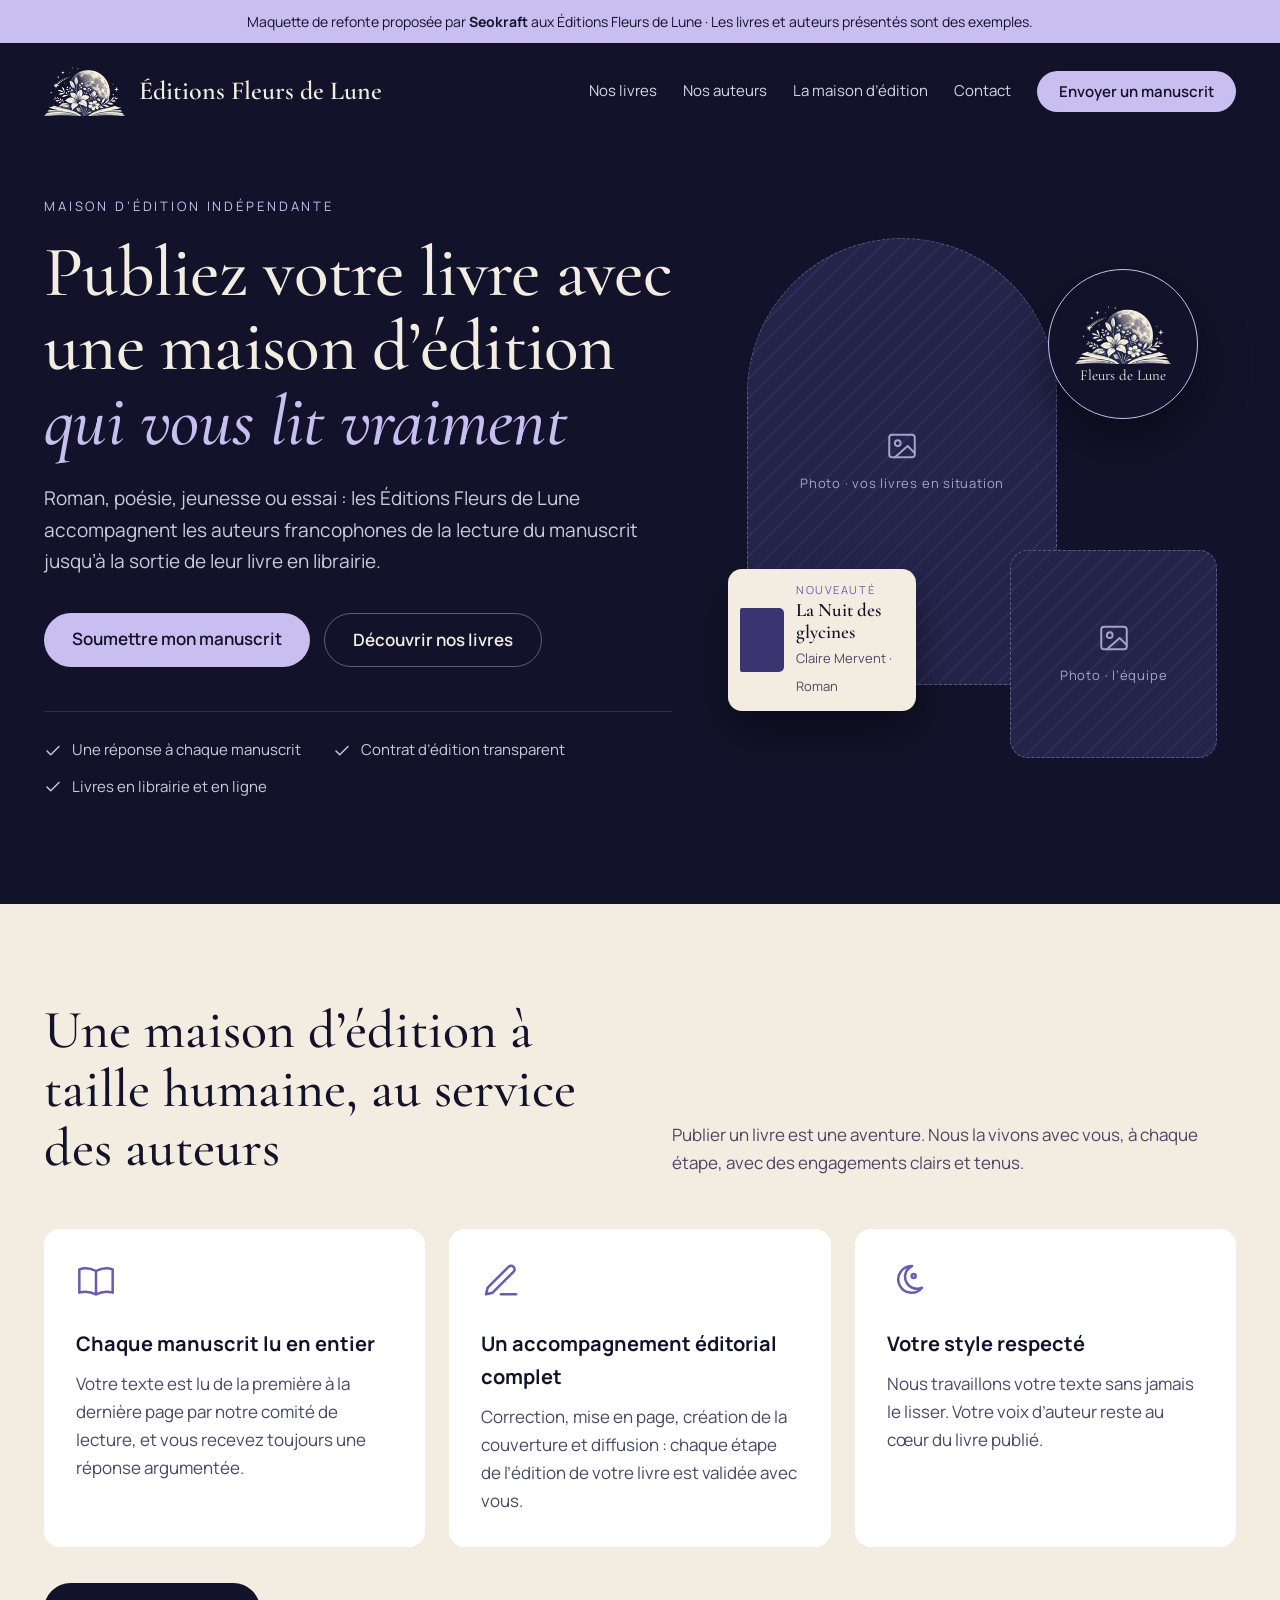
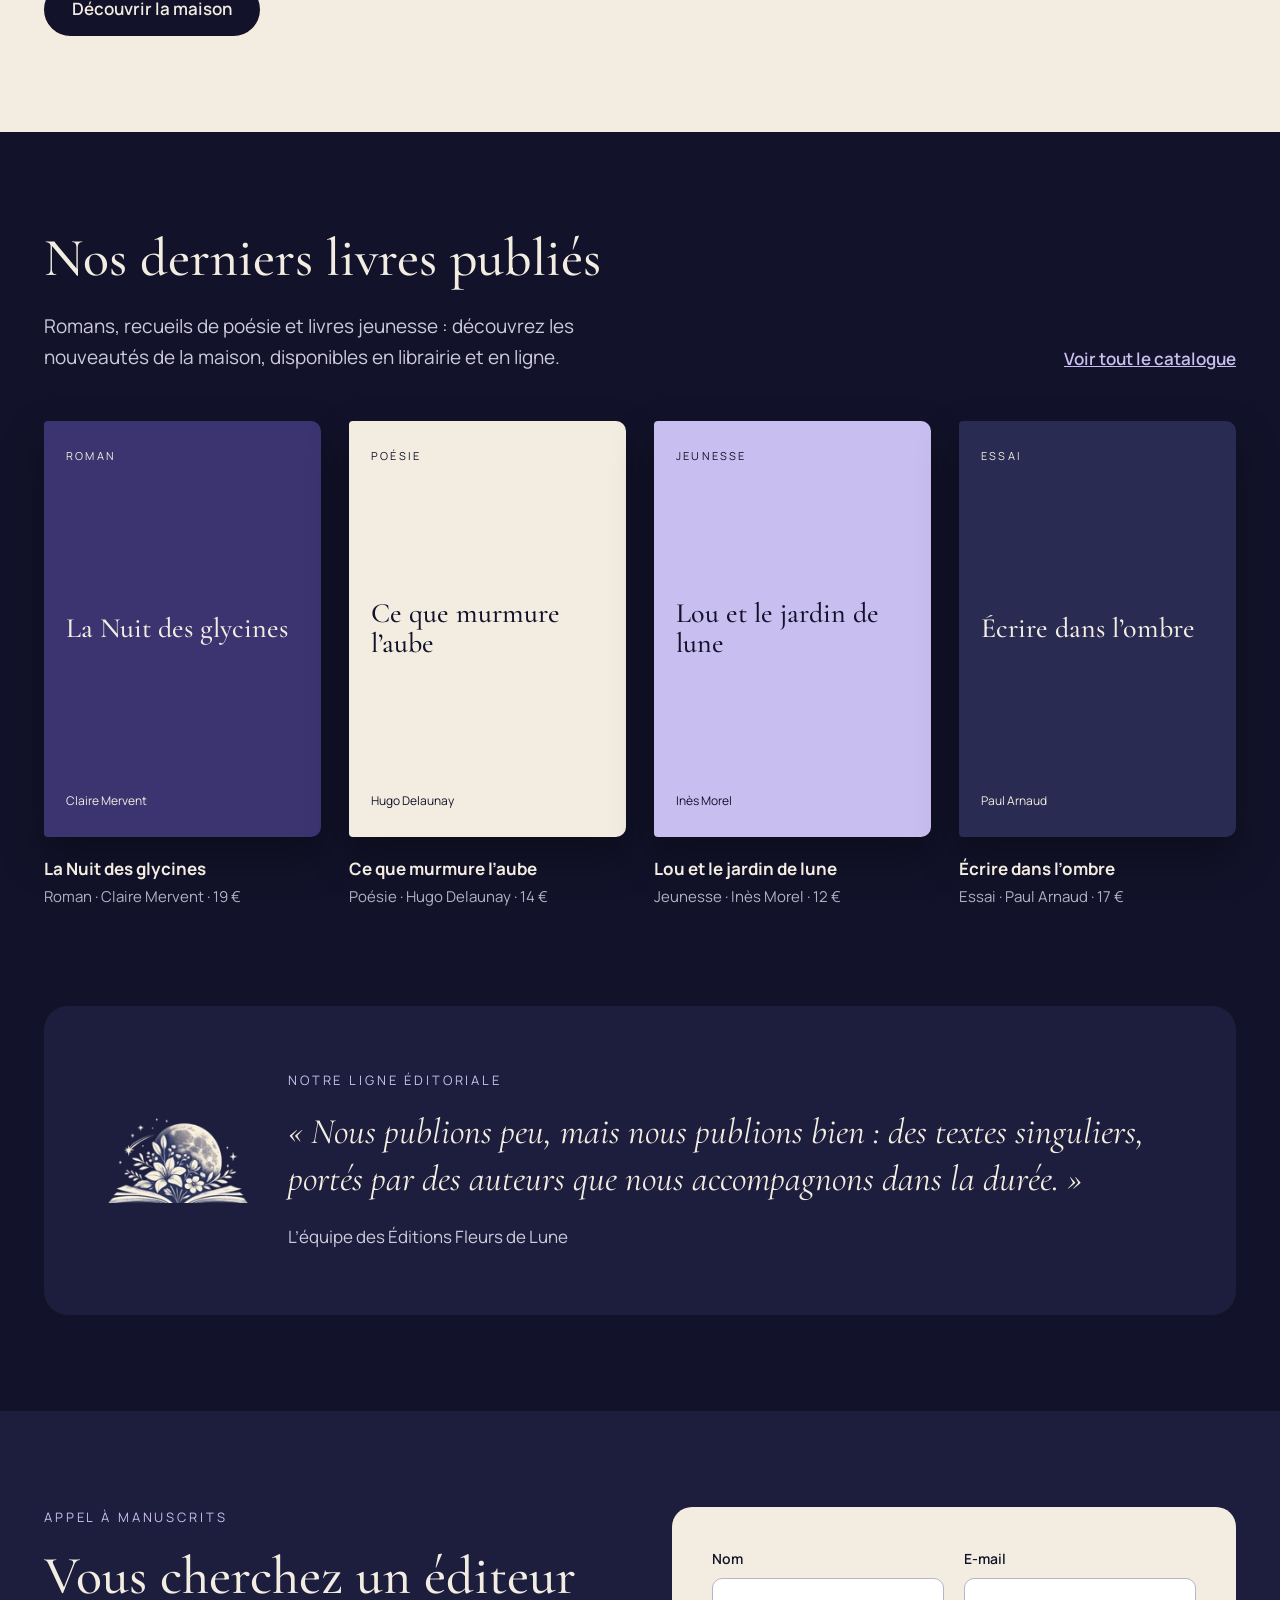
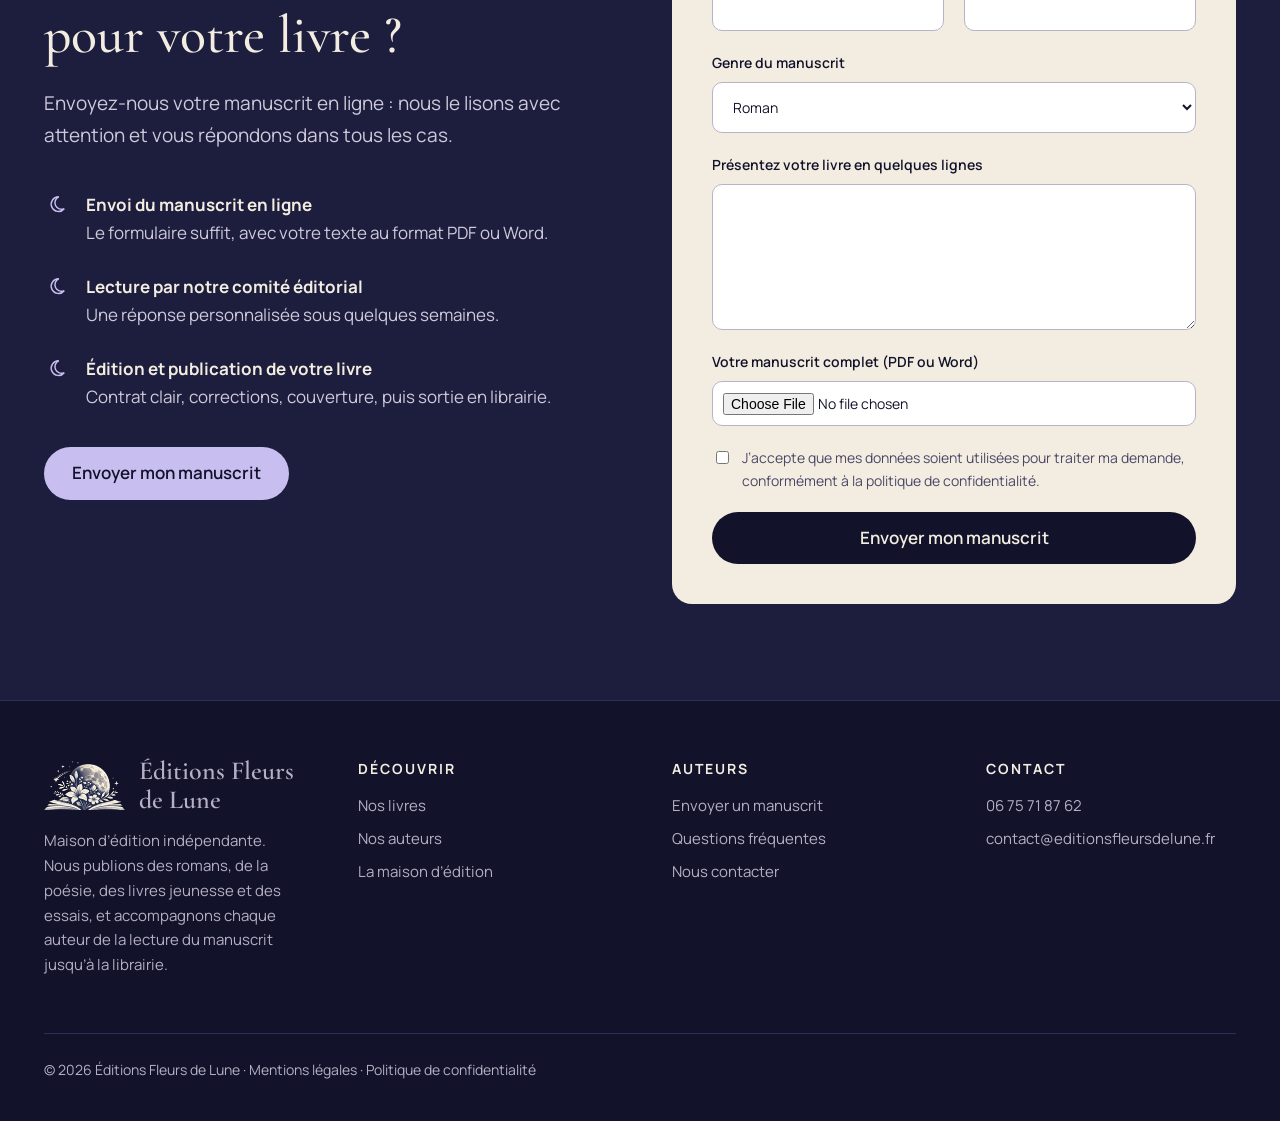
<file: index.html>
<!doctype html>
<html lang="fr">
<head>
<meta charset="utf-8">
<meta name="viewport" content="width=device-width, initial-scale=1">
<title>Éditions Fleurs de Lune – Maison d’édition indépendante, publiez votre livre</title>
<meta name="description" content="Maison d’édition indépendante : romans, poésie, jeunesse et essais. Envoyez votre manuscrit en ligne, réponse personnalisée garantie.">
<meta name="robots" content="noindex, nofollow">
<meta property="og:title" content="Éditions Fleurs de Lune – Maison d’édition indépendante, publiez votre livre">
<meta property="og:description" content="Maison d’édition indépendante : romans, poésie, jeunesse et essais. Envoyez votre manuscrit en ligne, réponse personnalisée garantie.">
<link rel="icon" href="logo-embleme.png">
<link rel="preconnect" href="https://fonts.googleapis.com">
<link rel="preconnect" href="https://fonts.gstatic.com" crossorigin>
<link rel="stylesheet" href="https://fonts.googleapis.com/css2?family=Cormorant+Garamond:ital,wght@0,500;0,600;1,500&family=Manrope:wght@400;500;600&display=swap">
<link rel="stylesheet" href="styles.css">
</head>
<body>
<div class="banner">Maquette de refonte proposée par <strong>Seokraft</strong> aux Éditions Fleurs de Lune · Les livres et auteurs présentés sont des exemples.</div>
<header class="site-header"><div class="wrap">
<a class="logo" href="index.html"><img src="logo-embleme.png" alt="" width="80" height="49"><span>Éditions Fleurs de Lune</span></a>
<nav class="nav" aria-label="Navigation principale"><a href="nos-livres.html">Nos livres</a><a href="nos-auteurs.html">Nos auteurs</a><a href="la-maison.html">La maison d’édition</a><a href="contact.html">Contact</a><a class="btn btn-primary" href="soumettre-un-manuscrit.html">Envoyer un manuscrit</a></nav>
</div></header>
<main>
<section class="hero"><div class="wrap">
<div class="hero-text">
<p class="kicker">Maison d’édition indépendante</p>
<h1 class="serif h1">Publiez votre livre avec une maison d’édition <em>qui vous lit vraiment</em></h1>
<p class="lead">Roman, poésie, jeunesse ou essai : les Éditions Fleurs de Lune accompagnent les auteurs francophones de la lecture du manuscrit jusqu’à la sortie de leur livre en librairie.</p>
<div class="actions"><a class="btn btn-primary" href="soumettre-un-manuscrit.html">Soumettre mon manuscrit</a><a class="btn btn-ghost" href="nos-livres.html">Découvrir nos livres</a></div>
<div class="trust"><span><svg width="18" height="18" viewBox="0 0 24 24" fill="none" stroke="#C9BEF0" stroke-width="2" stroke-linecap="round" stroke-linejoin="round" aria-hidden="true"><path d="M20 6 9 17l-5-5"></path></svg>Une réponse à chaque manuscrit</span><span><svg width="18" height="18" viewBox="0 0 24 24" fill="none" stroke="#C9BEF0" stroke-width="2" stroke-linecap="round" stroke-linejoin="round" aria-hidden="true"><path d="M20 6 9 17l-5-5"></path></svg>Contrat d’édition transparent</span><span><svg width="18" height="18" viewBox="0 0 24 24" fill="none" stroke="#C9BEF0" stroke-width="2" stroke-linecap="round" stroke-linejoin="round" aria-hidden="true"><path d="M20 6 9 17l-5-5"></path></svg>Livres en librairie et en ligne</span></div>
</div>
<div class="hero-art"><div class="comp" aria-hidden="true">
<div class="ph ph-arch"><svg width="34" height="34" viewBox="0 0 24 24" fill="none" stroke="#C9BEF0" stroke-width="1.4" stroke-linecap="round" stroke-linejoin="round" aria-hidden="true"><rect x="3" y="4" width="18" height="16" rx="2"></rect><circle cx="9" cy="10" r="2"></circle><path d="m21 17-5-5-9 8"></path></svg><span>Photo · vos livres en situation</span></div>
<div class="ph ph-small"><svg width="34" height="34" viewBox="0 0 24 24" fill="none" stroke="#C9BEF0" stroke-width="1.4" stroke-linecap="round" stroke-linejoin="round" aria-hidden="true"><rect x="3" y="4" width="18" height="16" rx="2"></rect><circle cx="9" cy="10" r="2"></circle><path d="m21 17-5-5-9 8"></path></svg><span>Photo · l’équipe</span></div>
<div class="badge"><img src="logo-embleme.png" alt=""><span>Fleurs de Lune</span></div>
<div class="float-card"><div class="mini"></div><div><small>Nouveauté</small><strong>La Nuit des glycines</strong><span>Claire Mervent · Roman</span></div></div>
</div></div>
</div></section>

<section class="section cream"><div class="wrap">
<div class="row" style="align-items:flex-end"><h2 class="serif h2">Une maison d’édition à taille humaine, au service des auteurs</h2><p style="margin:0">Publier un livre est une aventure. Nous la vivons avec vous, à chaque étape, avec des engagements clairs et tenus.</p></div>
<div class="cards">
<div class="card"><svg width="40" height="40" viewBox="0 0 24 24" fill="none" stroke="#6A5BB0" stroke-width="1.5" stroke-linecap="round" stroke-linejoin="round" aria-hidden="true"><path d="M2 5c3-1 6-1 10 1 4-2 7-2 10-1v14c-3-1-6-1-10 1-4-2-7-2-10-1Z"></path><path d="M12 6v14"></path></svg><h3>Chaque manuscrit lu en entier</h3><p>Votre texte est lu de la première à la dernière page par notre comité de lecture, et vous recevez toujours une réponse argumentée.</p></div>
<div class="card"><svg width="40" height="40" viewBox="0 0 24 24" fill="none" stroke="#6A5BB0" stroke-width="1.5" stroke-linecap="round" stroke-linejoin="round" aria-hidden="true"><path d="M12 20h9"></path><path d="M16.5 3.5a2.1 2.1 0 0 1 3 3L7 19l-4 1 1-4Z"></path></svg><h3>Un accompagnement éditorial complet</h3><p>Correction, mise en page, création de la couverture et diffusion : chaque étape de l’édition de votre livre est validée avec vous.</p></div>
<div class="card"><svg width="40" height="40" viewBox="0 0 24 24" fill="none" stroke="#6A5BB0" stroke-width="1.5" stroke-linecap="round" stroke-linejoin="round" aria-hidden="true"><path d="M15 3a8 8 0 1 0 6 13A7 7 0 0 1 15 3Z"></path><circle cx="16" cy="9" r="1.2"></circle></svg><h3>Votre style respecté</h3><p>Nous travaillons votre texte sans jamais le lisser. Votre voix d’auteur reste au cœur du livre publié.</p></div>
</div>
<div class="actions"><a class="btn btn-dark" href="la-maison.html">Découvrir la maison</a></div>
</div></section>

<section class="section"><div class="wrap">
<div class="row" style="align-items:flex-end"><div><h2 class="serif h2">Nos derniers livres publiés</h2><p class="lead">Romans, recueils de poésie et livres jeunesse : découvrez les nouveautés de la maison, disponibles en librairie et en ligne.</p></div><p style="flex:0 1 auto;margin:0"><a href="nos-livres.html" style="font-weight:600">Voir tout le catalogue</a></p></div>
<div class="books"><article class="book"><div class="cover c1"><small>Roman</small><strong>La Nuit des glycines</strong><span>Claire Mervent</span></div>
<h3>La Nuit des glycines</h3><p class="meta">Roman · Claire Mervent · 19 €</p></article><article class="book"><div class="cover c2"><small>Poésie</small><strong>Ce que murmure l’aube</strong><span>Hugo Delaunay</span></div>
<h3>Ce que murmure l’aube</h3><p class="meta">Poésie · Hugo Delaunay · 14 €</p></article><article class="book"><div class="cover c3"><small>Jeunesse</small><strong>Lou et le jardin de lune</strong><span>Inès Morel</span></div>
<h3>Lou et le jardin de lune</h3><p class="meta">Jeunesse · Inès Morel · 12 €</p></article><article class="book"><div class="cover c4"><small>Essai</small><strong>Écrire dans l’ombre</strong><span>Paul Arnaud</span></div>
<h3>Écrire dans l’ombre</h3><p class="meta">Essai · Paul Arnaud · 17 €</p></article></div>
</div></section>

<section class="section" style="padding-top:0"><div class="wrap"><div class="quote">
<img src="logo-embleme.png" alt="" width="160" height="97">
<div><p class="kicker">Notre ligne éditoriale</p><blockquote>« Nous publions peu, mais nous publions bien : des textes singuliers, portés par des auteurs que nous accompagnons dans la durée. »</blockquote><p style="margin:20px 0 0;color:var(--muted)">L’équipe des Éditions Fleurs de Lune</p></div>
</div></div></section>

<section class="section alt"><div class="wrap row">
<div><p class="kicker">Appel à manuscrits</p><h2 class="serif h2">Vous cherchez un éditeur pour votre livre ?</h2>
<p class="lead">Envoyez-nous votre manuscrit en ligne : nous le lisons avec attention et vous répondons dans tous les cas.</p>
<ul class="steps">
<li><svg width="22" height="22" viewBox="0 0 24 24" fill="none" stroke="#C9BEF0" stroke-width="1.6" aria-hidden="true"><path d="M15 3a8 8 0 1 0 6 13A7 7 0 0 1 15 3Z"></path></svg><div><strong>Envoi du manuscrit en ligne</strong><span>Le formulaire suffit, avec votre texte au format PDF ou Word.</span></div></li>
<li><svg width="22" height="22" viewBox="0 0 24 24" fill="none" stroke="#C9BEF0" stroke-width="1.6" aria-hidden="true"><path d="M15 3a8 8 0 1 0 6 13A7 7 0 0 1 15 3Z"></path></svg><div><strong>Lecture par notre comité éditorial</strong><span>Une réponse personnalisée sous quelques semaines.</span></div></li>
<li><svg width="22" height="22" viewBox="0 0 24 24" fill="none" stroke="#C9BEF0" stroke-width="1.6" aria-hidden="true"><path d="M15 3a8 8 0 1 0 6 13A7 7 0 0 1 15 3Z"></path></svg><div><strong>Édition et publication de votre livre</strong><span>Contrat clair, corrections, couverture, puis sortie en librairie.</span></div></li>
</ul>
<div class="actions"><a class="btn btn-primary" href="soumettre-un-manuscrit.html">Envoyer mon manuscrit</a></div></div>
<div><form class="form" aria-label="Envoyer mon manuscrit">
<div class="two"><label>Nom<input type="text" autocomplete="name"></label><label>E-mail<input type="email" autocomplete="email"></label></div>
<label>Genre du manuscrit<select><option>Roman</option><option>Poésie</option><option>Jeunesse</option><option>Essai</option></select></label>
<label>Présentez votre livre en quelques lignes<textarea rows="5"></textarea></label>
<label>Votre manuscrit complet (PDF ou Word)<input type="file" accept=".pdf,.doc,.docx"></label>
<label class="check"><input type="checkbox"> J’accepte que mes données soient utilisées pour traiter ma demande, conformément à la politique de confidentialité.</label>
<button type="button" class="btn btn-dark">Envoyer mon manuscrit</button>
</form></div>
</div></section>
</main>
<footer class="site-footer"><div class="wrap">
<div class="cols">
<div class="about"><a class="logo" href="index.html"><img src="logo-embleme.png" alt="" width="80" height="49"><span>Éditions Fleurs de Lune</span></a>
<p>Maison d’édition indépendante. Nous publions des romans, de la poésie, des livres jeunesse et des essais, et accompagnons chaque auteur de la lecture du manuscrit jusqu’à la librairie.</p></div>
<div><h3>Découvrir</h3><ul><li><a href="nos-livres.html">Nos livres</a></li><li><a href="nos-auteurs.html">Nos auteurs</a></li><li><a href="la-maison.html">La maison d’édition</a></li></ul></div>
<div><h3>Auteurs</h3><ul><li><a href="soumettre-un-manuscrit.html">Envoyer un manuscrit</a></li><li><a href="soumettre-un-manuscrit.html#faq">Questions fréquentes</a></li><li><a href="contact.html">Nous contacter</a></li></ul></div>
<div><h3>Contact</h3><ul><li><a href="tel:+33675718762">06 75 71 87 62</a></li><li><a href="mailto:contact@editionsfleursdelune.fr">contact@editionsfleursdelune.fr</a></li></ul></div>
</div>
<div class="legal">© 2026 Éditions Fleurs de Lune · <a href="mentions-legales.html">Mentions légales</a> · <a href="mentions-legales.html#confidentialite">Politique de confidentialité</a></div>
</div></footer>
</body>
</html>
</file>
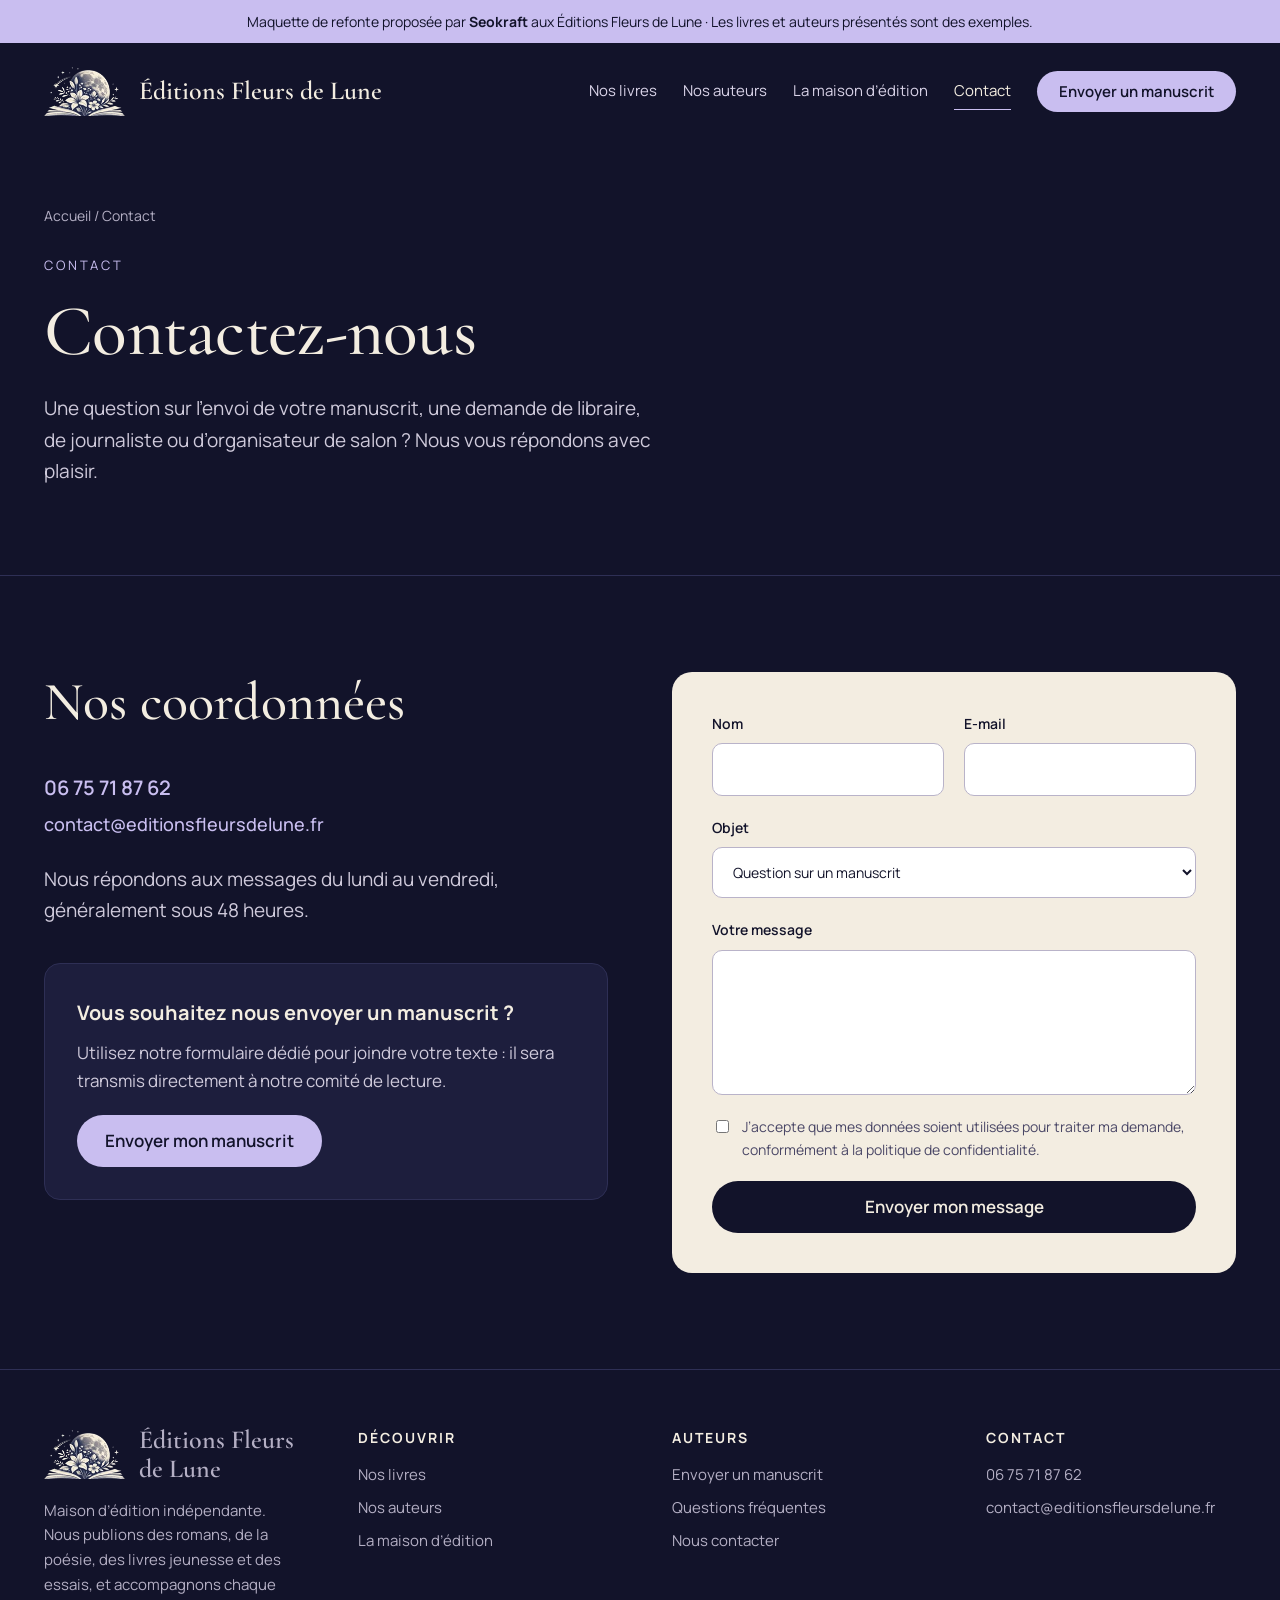
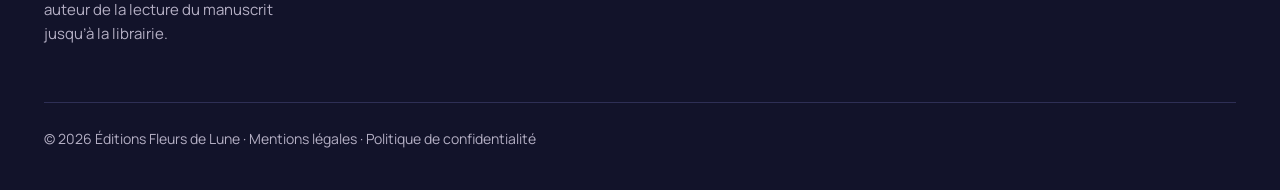
<file: contact.html>
<!doctype html>
<html lang="fr">
<head>
<meta charset="utf-8">
<meta name="viewport" content="width=device-width, initial-scale=1">
<title>Contact | Éditions Fleurs de Lune, maison d’édition indépendante</title>
<meta name="description" content="Contactez les Éditions Fleurs de Lune par téléphone, e-mail ou formulaire : questions d’auteurs, libraires, presse et salons du livre.">
<meta name="robots" content="noindex, nofollow">
<meta property="og:title" content="Contact | Éditions Fleurs de Lune, maison d’édition indépendante">
<meta property="og:description" content="Contactez les Éditions Fleurs de Lune par téléphone, e-mail ou formulaire : questions d’auteurs, libraires, presse et salons du livre.">
<link rel="icon" href="logo-embleme.png">
<link rel="preconnect" href="https://fonts.googleapis.com">
<link rel="preconnect" href="https://fonts.gstatic.com" crossorigin>
<link rel="stylesheet" href="https://fonts.googleapis.com/css2?family=Cormorant+Garamond:ital,wght@0,500;0,600;1,500&family=Manrope:wght@400;500;600&display=swap">
<link rel="stylesheet" href="styles.css">
</head>
<body>
<div class="banner">Maquette de refonte proposée par <strong>Seokraft</strong> aux Éditions Fleurs de Lune · Les livres et auteurs présentés sont des exemples.</div>
<header class="site-header"><div class="wrap">
<a class="logo" href="index.html"><img src="logo-embleme.png" alt="" width="80" height="49"><span>Éditions Fleurs de Lune</span></a>
<nav class="nav" aria-label="Navigation principale"><a href="nos-livres.html">Nos livres</a><a href="nos-auteurs.html">Nos auteurs</a><a href="la-maison.html">La maison d’édition</a><a href="contact.html" aria-current="page">Contact</a><a class="btn btn-primary" href="soumettre-un-manuscrit.html">Envoyer un manuscrit</a></nav>
</div></header>
<main>
<section class="page-hero"><div class="wrap"><nav class="crumbs" aria-label="Fil d’Ariane"><a href="index.html">Accueil</a> / Contact</nav>
<p class="kicker">Contact</p>
<h1 class="serif h1">Contactez-nous</h1>
<p class="lead">Une question sur l’envoi de votre manuscrit, une demande de libraire, de journaliste ou d’organisateur de salon ? Nous vous répondons avec plaisir.</p>
</div></section>
<section class="section"><div class="wrap row">
<div>
<h2 class="serif h2">Nos coordonnées</h2>
<div class="contact-lines"><a href="tel:+33675718762">06 75 71 87 62</a><a href="mailto:contact@editionsfleursdelune.fr" style="font-size:18px;font-weight:500">contact@editionsfleursdelune.fr</a></div>
<p class="lead">Nous répondons aux messages du lundi au vendredi, généralement sous 48 heures.</p>
<div class="card card-dark" style="margin-top:36px"><h3 style="margin-top:0">Vous souhaitez nous envoyer un manuscrit ?</h3><p>Utilisez notre formulaire dédié pour joindre votre texte : il sera transmis directement à notre comité de lecture.</p><div class="actions" style="margin-top:20px"><a class="btn btn-primary" href="soumettre-un-manuscrit.html">Envoyer mon manuscrit</a></div></div>
</div>
<div><form class="form" aria-label="Envoyer mon message">
<div class="two"><label>Nom<input type="text" autocomplete="name"></label><label>E-mail<input type="email" autocomplete="email"></label></div>
<label>Objet<select><option>Question sur un manuscrit</option><option>Presse et libraires</option><option>Salons et rencontres</option><option>Autre demande</option></select></label>
<label>Votre message<textarea rows="5"></textarea></label>

<label class="check"><input type="checkbox"> J’accepte que mes données soient utilisées pour traiter ma demande, conformément à la politique de confidentialité.</label>
<button type="button" class="btn btn-dark">Envoyer mon message</button>
</form></div>
</div></section>
</main>
<footer class="site-footer"><div class="wrap">
<div class="cols">
<div class="about"><a class="logo" href="index.html"><img src="logo-embleme.png" alt="" width="80" height="49"><span>Éditions Fleurs de Lune</span></a>
<p>Maison d’édition indépendante. Nous publions des romans, de la poésie, des livres jeunesse et des essais, et accompagnons chaque auteur de la lecture du manuscrit jusqu’à la librairie.</p></div>
<div><h3>Découvrir</h3><ul><li><a href="nos-livres.html">Nos livres</a></li><li><a href="nos-auteurs.html">Nos auteurs</a></li><li><a href="la-maison.html">La maison d’édition</a></li></ul></div>
<div><h3>Auteurs</h3><ul><li><a href="soumettre-un-manuscrit.html">Envoyer un manuscrit</a></li><li><a href="soumettre-un-manuscrit.html#faq">Questions fréquentes</a></li><li><a href="contact.html">Nous contacter</a></li></ul></div>
<div><h3>Contact</h3><ul><li><a href="tel:+33675718762">06 75 71 87 62</a></li><li><a href="mailto:contact@editionsfleursdelune.fr">contact@editionsfleursdelune.fr</a></li></ul></div>
</div>
<div class="legal">© 2026 Éditions Fleurs de Lune · <a href="mentions-legales.html">Mentions légales</a> · <a href="mentions-legales.html#confidentialite">Politique de confidentialité</a></div>
</div></footer>
</body>
</html>
</file>
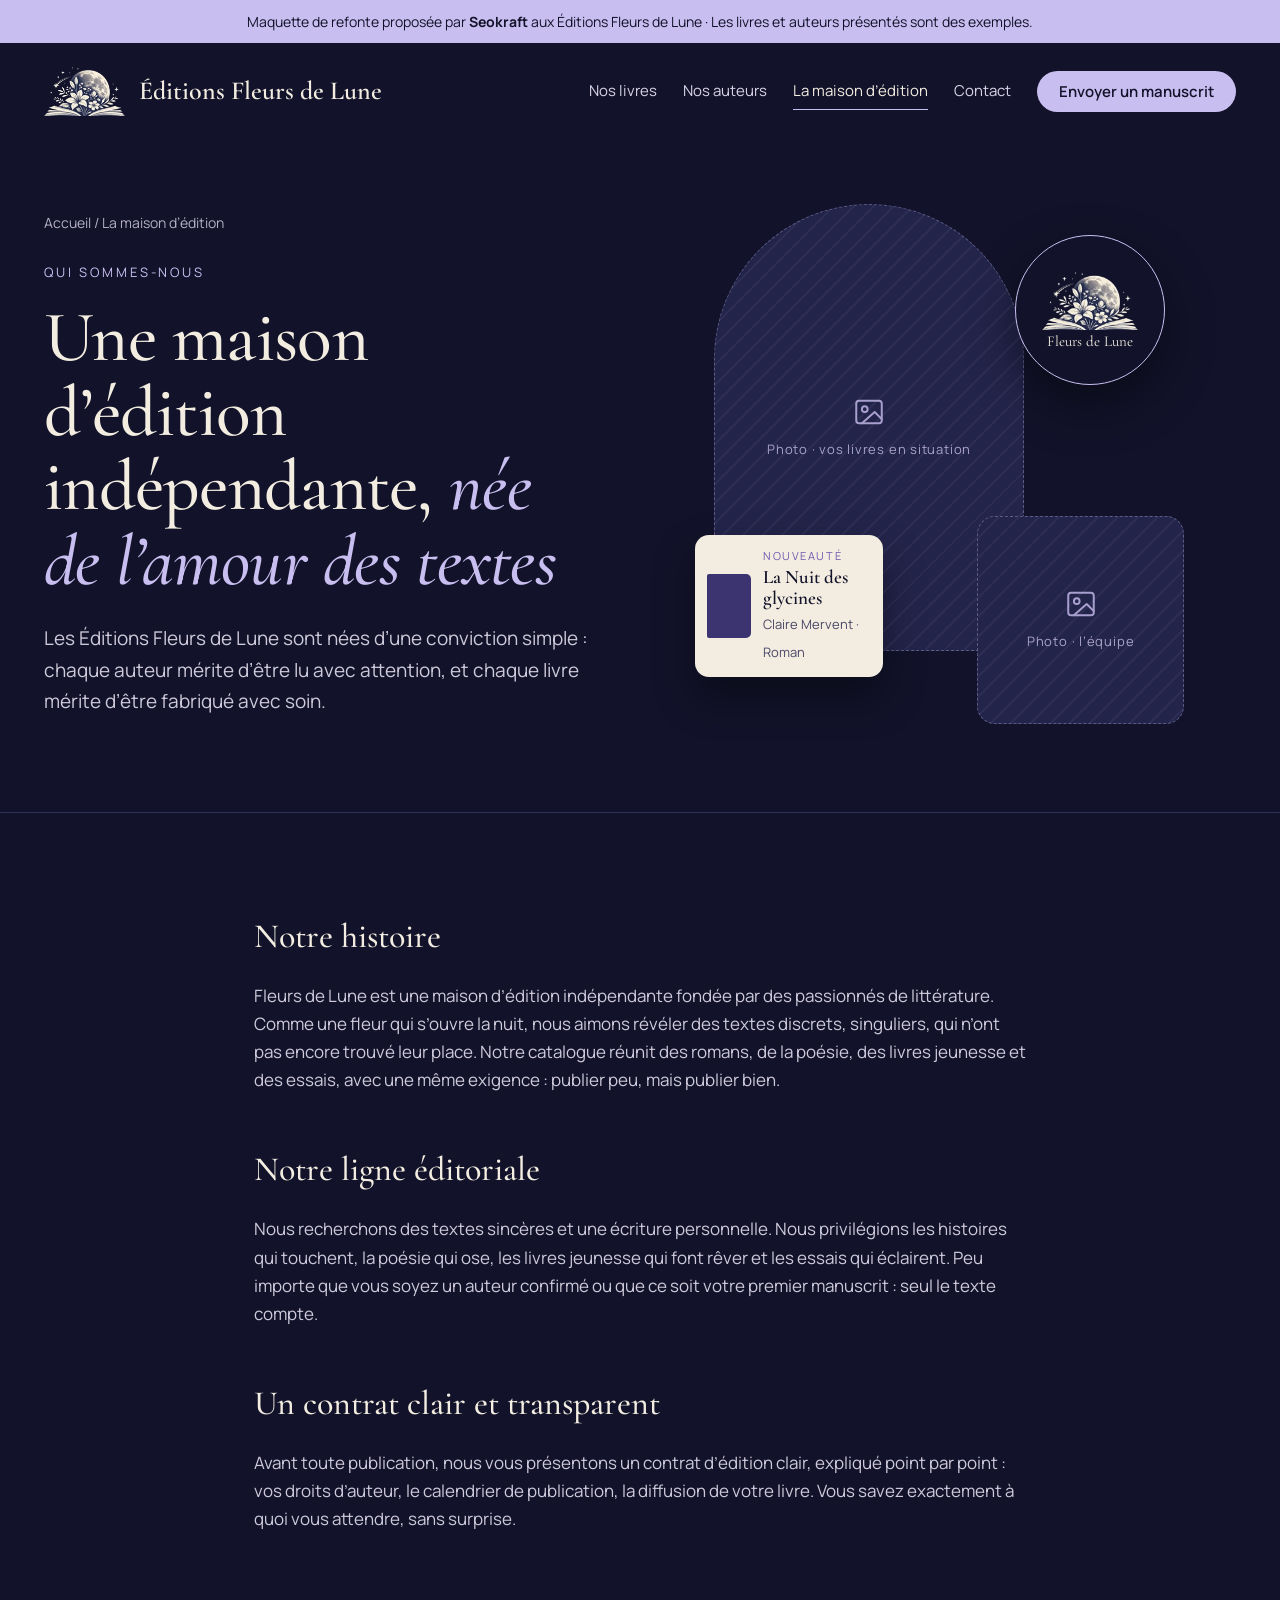
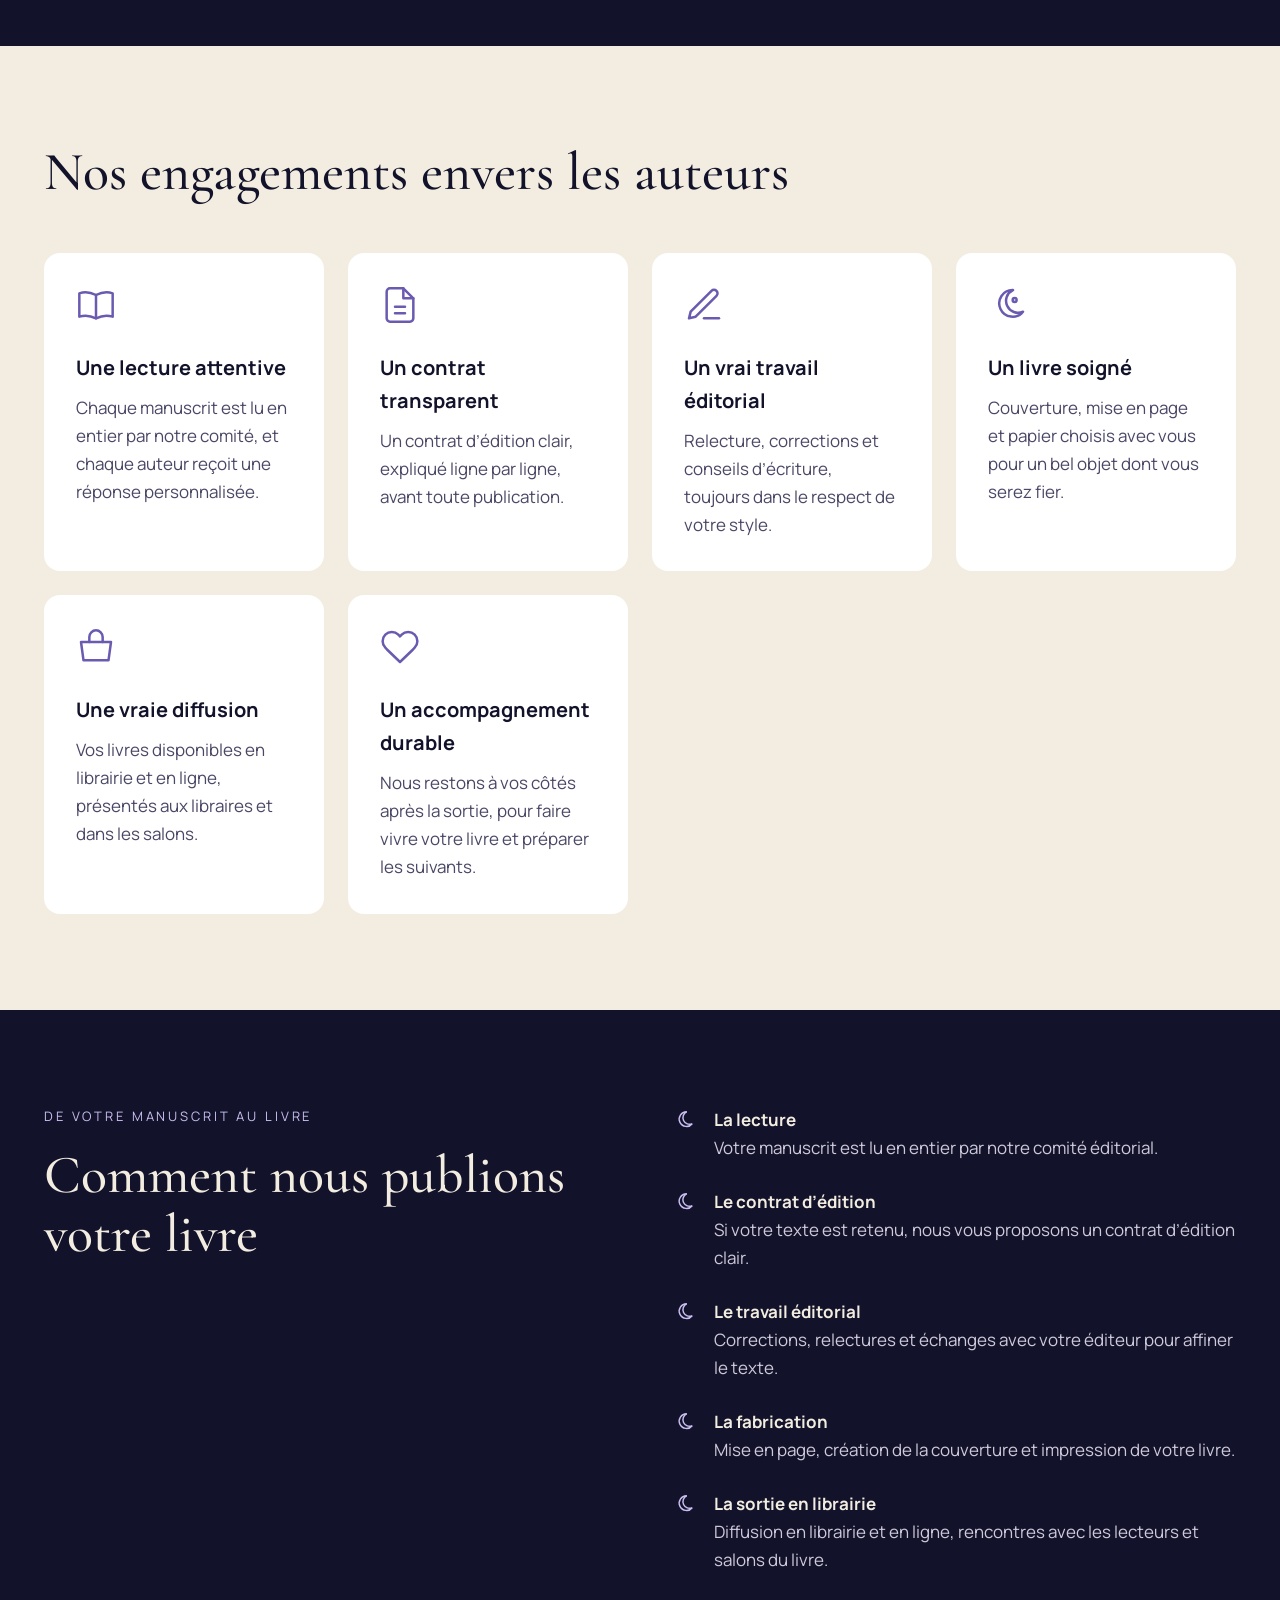
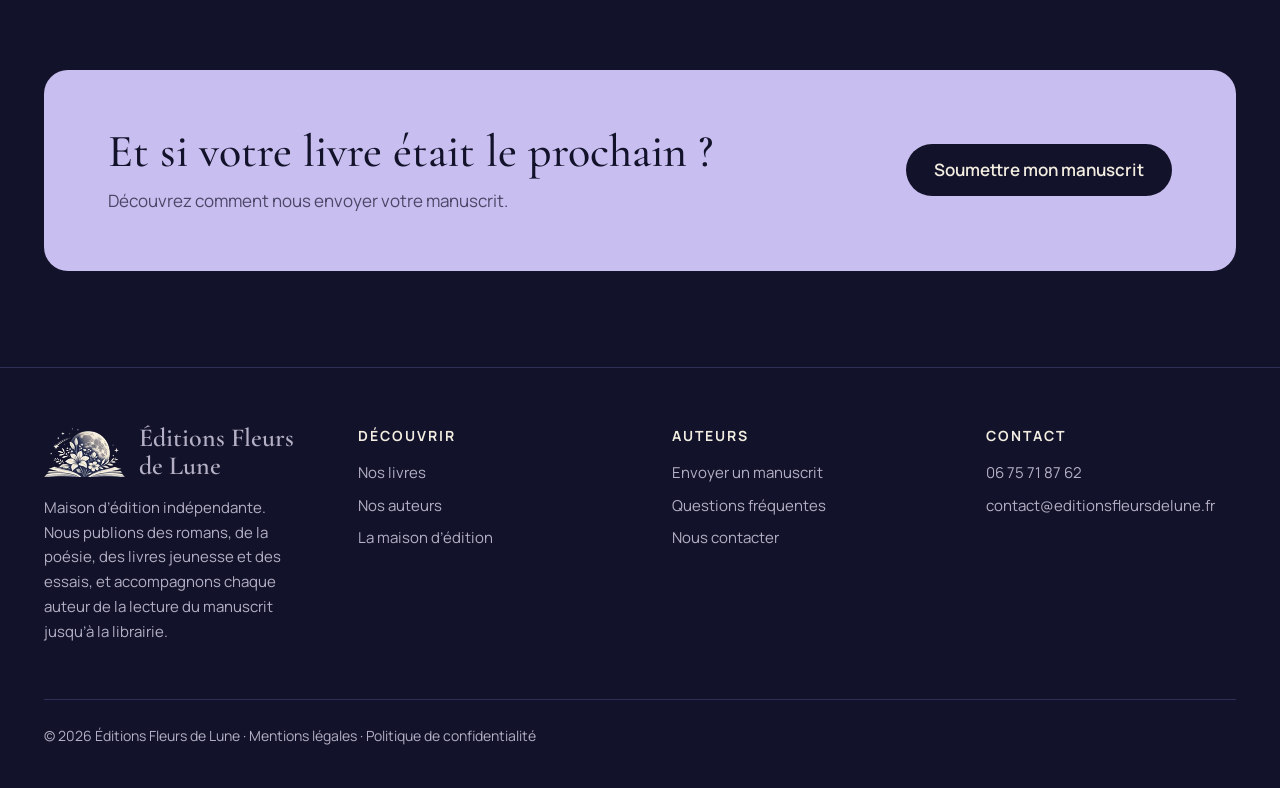
<file: la-maison.html>
<!doctype html>
<html lang="fr">
<head>
<meta charset="utf-8">
<meta name="viewport" content="width=device-width, initial-scale=1">
<title>La maison d’édition Fleurs de Lune : notre histoire et nos engagements</title>
<meta name="description" content="Maison d’édition indépendante, Fleurs de Lune publie des textes singuliers et accompagne ses auteurs de la lecture du manuscrit à la librairie.">
<meta name="robots" content="noindex, nofollow">
<meta property="og:title" content="La maison d’édition Fleurs de Lune : notre histoire et nos engagements">
<meta property="og:description" content="Maison d’édition indépendante, Fleurs de Lune publie des textes singuliers et accompagne ses auteurs de la lecture du manuscrit à la librairie.">
<link rel="icon" href="logo-embleme.png">
<link rel="preconnect" href="https://fonts.googleapis.com">
<link rel="preconnect" href="https://fonts.gstatic.com" crossorigin>
<link rel="stylesheet" href="https://fonts.googleapis.com/css2?family=Cormorant+Garamond:ital,wght@0,500;0,600;1,500&family=Manrope:wght@400;500;600&display=swap">
<link rel="stylesheet" href="styles.css">
</head>
<body>
<div class="banner">Maquette de refonte proposée par <strong>Seokraft</strong> aux Éditions Fleurs de Lune · Les livres et auteurs présentés sont des exemples.</div>
<header class="site-header"><div class="wrap">
<a class="logo" href="index.html"><img src="logo-embleme.png" alt="" width="80" height="49"><span>Éditions Fleurs de Lune</span></a>
<nav class="nav" aria-label="Navigation principale"><a href="nos-livres.html">Nos livres</a><a href="nos-auteurs.html">Nos auteurs</a><a href="la-maison.html" aria-current="page">La maison d’édition</a><a href="contact.html">Contact</a><a class="btn btn-primary" href="soumettre-un-manuscrit.html">Envoyer un manuscrit</a></nav>
</div></header>
<main>
<section class="page-hero"><div class="wrap row" style="align-items:center">
<div><nav class="crumbs" aria-label="Fil d’Ariane"><a href="index.html">Accueil</a> / La maison d’édition</nav>
<p class="kicker">Qui sommes-nous</p>
<h1 class="serif h1">Une maison d’édition indépendante, <em>née de l’amour des textes</em></h1>
<p class="lead">Les Éditions Fleurs de Lune sont nées d’une conviction simple : chaque auteur mérite d’être lu avec attention, et chaque livre mérite d’être fabriqué avec soin.</p></div>
<div class="hero-art"><div class="comp" aria-hidden="true">
<div class="ph ph-arch"><svg width="34" height="34" viewBox="0 0 24 24" fill="none" stroke="#C9BEF0" stroke-width="1.4" stroke-linecap="round" stroke-linejoin="round" aria-hidden="true"><rect x="3" y="4" width="18" height="16" rx="2"></rect><circle cx="9" cy="10" r="2"></circle><path d="m21 17-5-5-9 8"></path></svg><span>Photo · vos livres en situation</span></div>
<div class="ph ph-small"><svg width="34" height="34" viewBox="0 0 24 24" fill="none" stroke="#C9BEF0" stroke-width="1.4" stroke-linecap="round" stroke-linejoin="round" aria-hidden="true"><rect x="3" y="4" width="18" height="16" rx="2"></rect><circle cx="9" cy="10" r="2"></circle><path d="m21 17-5-5-9 8"></path></svg><span>Photo · l’équipe</span></div>
<div class="badge"><img src="logo-embleme.png" alt=""><span>Fleurs de Lune</span></div>
<div class="float-card"><div class="mini"></div><div><small>Nouveauté</small><strong>La Nuit des glycines</strong><span>Claire Mervent · Roman</span></div></div>
</div></div>
</div></section>

<section class="section"><div class="narrow prose">
<h2 style="margin-top:0">Notre histoire</h2>
<p>Fleurs de Lune est une maison d’édition indépendante fondée par des passionnés de littérature. Comme une fleur qui s’ouvre la nuit, nous aimons révéler des textes discrets, singuliers, qui n’ont pas encore trouvé leur place. Notre catalogue réunit des romans, de la poésie, des livres jeunesse et des essais, avec une même exigence : publier peu, mais publier bien.</p>
<h2>Notre ligne éditoriale</h2>
<p>Nous recherchons des textes sincères et une écriture personnelle. Nous privilégions les histoires qui touchent, la poésie qui ose, les livres jeunesse qui font rêver et les essais qui éclairent. Peu importe que vous soyez un auteur confirmé ou que ce soit votre premier manuscrit : seul le texte compte.</p>
<h2>Un contrat clair et transparent</h2>
<p>Avant toute publication, nous vous présentons un contrat d’édition clair, expliqué point par point : vos droits d’auteur, le calendrier de publication, la diffusion de votre livre. Vous savez exactement à quoi vous attendre, sans surprise.</p>
</div></section>

<section class="section cream"><div class="wrap">
<h2 class="serif h2">Nos engagements envers les auteurs</h2>
<div class="cards">
<div class="card"><svg width="40" height="40" viewBox="0 0 24 24" fill="none" stroke="#6A5BB0" stroke-width="1.5" stroke-linecap="round" stroke-linejoin="round" aria-hidden="true"><path d="M2 5c3-1 6-1 10 1 4-2 7-2 10-1v14c-3-1-6-1-10 1-4-2-7-2-10-1Z"></path><path d="M12 6v14"></path></svg><h3>Une lecture attentive</h3><p>Chaque manuscrit est lu en entier par notre comité, et chaque auteur reçoit une réponse personnalisée.</p></div>
<div class="card"><svg width="40" height="40" viewBox="0 0 24 24" fill="none" stroke="#6A5BB0" stroke-width="1.5" stroke-linecap="round" stroke-linejoin="round" aria-hidden="true"><path d="M14 2H6a2 2 0 0 0-2 2v16a2 2 0 0 0 2 2h12a2 2 0 0 0 2-2V8Z"></path><path d="M14 2v6h6"></path><path d="M9 13h6M9 17h6"></path></svg><h3>Un contrat transparent</h3><p>Un contrat d’édition clair, expliqué ligne par ligne, avant toute publication.</p></div>
<div class="card"><svg width="40" height="40" viewBox="0 0 24 24" fill="none" stroke="#6A5BB0" stroke-width="1.5" stroke-linecap="round" stroke-linejoin="round" aria-hidden="true"><path d="M12 20h9"></path><path d="M16.5 3.5a2.1 2.1 0 0 1 3 3L7 19l-4 1 1-4Z"></path></svg><h3>Un vrai travail éditorial</h3><p>Relecture, corrections et conseils d’écriture, toujours dans le respect de votre style.</p></div>
<div class="card"><svg width="40" height="40" viewBox="0 0 24 24" fill="none" stroke="#6A5BB0" stroke-width="1.5" stroke-linecap="round" stroke-linejoin="round" aria-hidden="true"><path d="M15 3a8 8 0 1 0 6 13A7 7 0 0 1 15 3Z"></path><circle cx="16" cy="9" r="1.2"></circle></svg><h3>Un livre soigné</h3><p>Couverture, mise en page et papier choisis avec vous pour un bel objet dont vous serez fier.</p></div>
<div class="card"><svg width="40" height="40" viewBox="0 0 24 24" fill="none" stroke="#6A5BB0" stroke-width="1.5" stroke-linecap="round" stroke-linejoin="round" aria-hidden="true"><path d="M3 9h18l-1.5 11h-15Z"></path><path d="M8 9V6a4 4 0 0 1 8 0v3"></path></svg><h3>Une vraie diffusion</h3><p>Vos livres disponibles en librairie et en ligne, présentés aux libraires et dans les salons.</p></div>
<div class="card"><svg width="40" height="40" viewBox="0 0 24 24" fill="none" stroke="#6A5BB0" stroke-width="1.5" stroke-linecap="round" stroke-linejoin="round" aria-hidden="true"><path d="M20.8 4.6a5.5 5.5 0 0 0-7.8 0L12 5.7l-1-1.1a5.5 5.5 0 0 0-7.8 7.8l1 1.1L12 21l7.8-7.5 1-1.1a5.5 5.5 0 0 0 0-7.8Z"></path></svg><h3>Un accompagnement durable</h3><p>Nous restons à vos côtés après la sortie, pour faire vivre votre livre et préparer les suivants.</p></div>
</div>
</div></section>

<section class="section"><div class="wrap row">
<div><p class="kicker">De votre manuscrit au livre</p><h2 class="serif h2">Comment nous publions votre livre</h2></div>
<ul class="steps" style="margin-top:0">
<li><svg width="22" height="22" viewBox="0 0 24 24" fill="none" stroke="#C9BEF0" stroke-width="1.6" aria-hidden="true"><path d="M15 3a8 8 0 1 0 6 13A7 7 0 0 1 15 3Z"></path></svg><div><strong>La lecture</strong><span>Votre manuscrit est lu en entier par notre comité éditorial.</span></div></li>
<li><svg width="22" height="22" viewBox="0 0 24 24" fill="none" stroke="#C9BEF0" stroke-width="1.6" aria-hidden="true"><path d="M15 3a8 8 0 1 0 6 13A7 7 0 0 1 15 3Z"></path></svg><div><strong>Le contrat d’édition</strong><span>Si votre texte est retenu, nous vous proposons un contrat d’édition clair.</span></div></li>
<li><svg width="22" height="22" viewBox="0 0 24 24" fill="none" stroke="#C9BEF0" stroke-width="1.6" aria-hidden="true"><path d="M15 3a8 8 0 1 0 6 13A7 7 0 0 1 15 3Z"></path></svg><div><strong>Le travail éditorial</strong><span>Corrections, relectures et échanges avec votre éditeur pour affiner le texte.</span></div></li>
<li><svg width="22" height="22" viewBox="0 0 24 24" fill="none" stroke="#C9BEF0" stroke-width="1.6" aria-hidden="true"><path d="M15 3a8 8 0 1 0 6 13A7 7 0 0 1 15 3Z"></path></svg><div><strong>La fabrication</strong><span>Mise en page, création de la couverture et impression de votre livre.</span></div></li>
<li><svg width="22" height="22" viewBox="0 0 24 24" fill="none" stroke="#C9BEF0" stroke-width="1.6" aria-hidden="true"><path d="M15 3a8 8 0 1 0 6 13A7 7 0 0 1 15 3Z"></path></svg><div><strong>La sortie en librairie</strong><span>Diffusion en librairie et en ligne, rencontres avec les lecteurs et salons du livre.</span></div></li>
</ul>
</div></section>
<section class="section" style="padding-top:0"><div class="wrap"><div class="cta"><div><h2>Et si votre livre était le prochain ?</h2><p>Découvrez comment nous envoyer votre manuscrit.</p></div><a class="btn btn-dark" href="soumettre-un-manuscrit.html">Soumettre mon manuscrit</a></div></div></section></main>
<footer class="site-footer"><div class="wrap">
<div class="cols">
<div class="about"><a class="logo" href="index.html"><img src="logo-embleme.png" alt="" width="80" height="49"><span>Éditions Fleurs de Lune</span></a>
<p>Maison d’édition indépendante. Nous publions des romans, de la poésie, des livres jeunesse et des essais, et accompagnons chaque auteur de la lecture du manuscrit jusqu’à la librairie.</p></div>
<div><h3>Découvrir</h3><ul><li><a href="nos-livres.html">Nos livres</a></li><li><a href="nos-auteurs.html">Nos auteurs</a></li><li><a href="la-maison.html">La maison d’édition</a></li></ul></div>
<div><h3>Auteurs</h3><ul><li><a href="soumettre-un-manuscrit.html">Envoyer un manuscrit</a></li><li><a href="soumettre-un-manuscrit.html#faq">Questions fréquentes</a></li><li><a href="contact.html">Nous contacter</a></li></ul></div>
<div><h3>Contact</h3><ul><li><a href="tel:+33675718762">06 75 71 87 62</a></li><li><a href="mailto:contact@editionsfleursdelune.fr">contact@editionsfleursdelune.fr</a></li></ul></div>
</div>
<div class="legal">© 2026 Éditions Fleurs de Lune · <a href="mentions-legales.html">Mentions légales</a> · <a href="mentions-legales.html#confidentialite">Politique de confidentialité</a></div>
</div></footer>
</body>
</html>
</file>
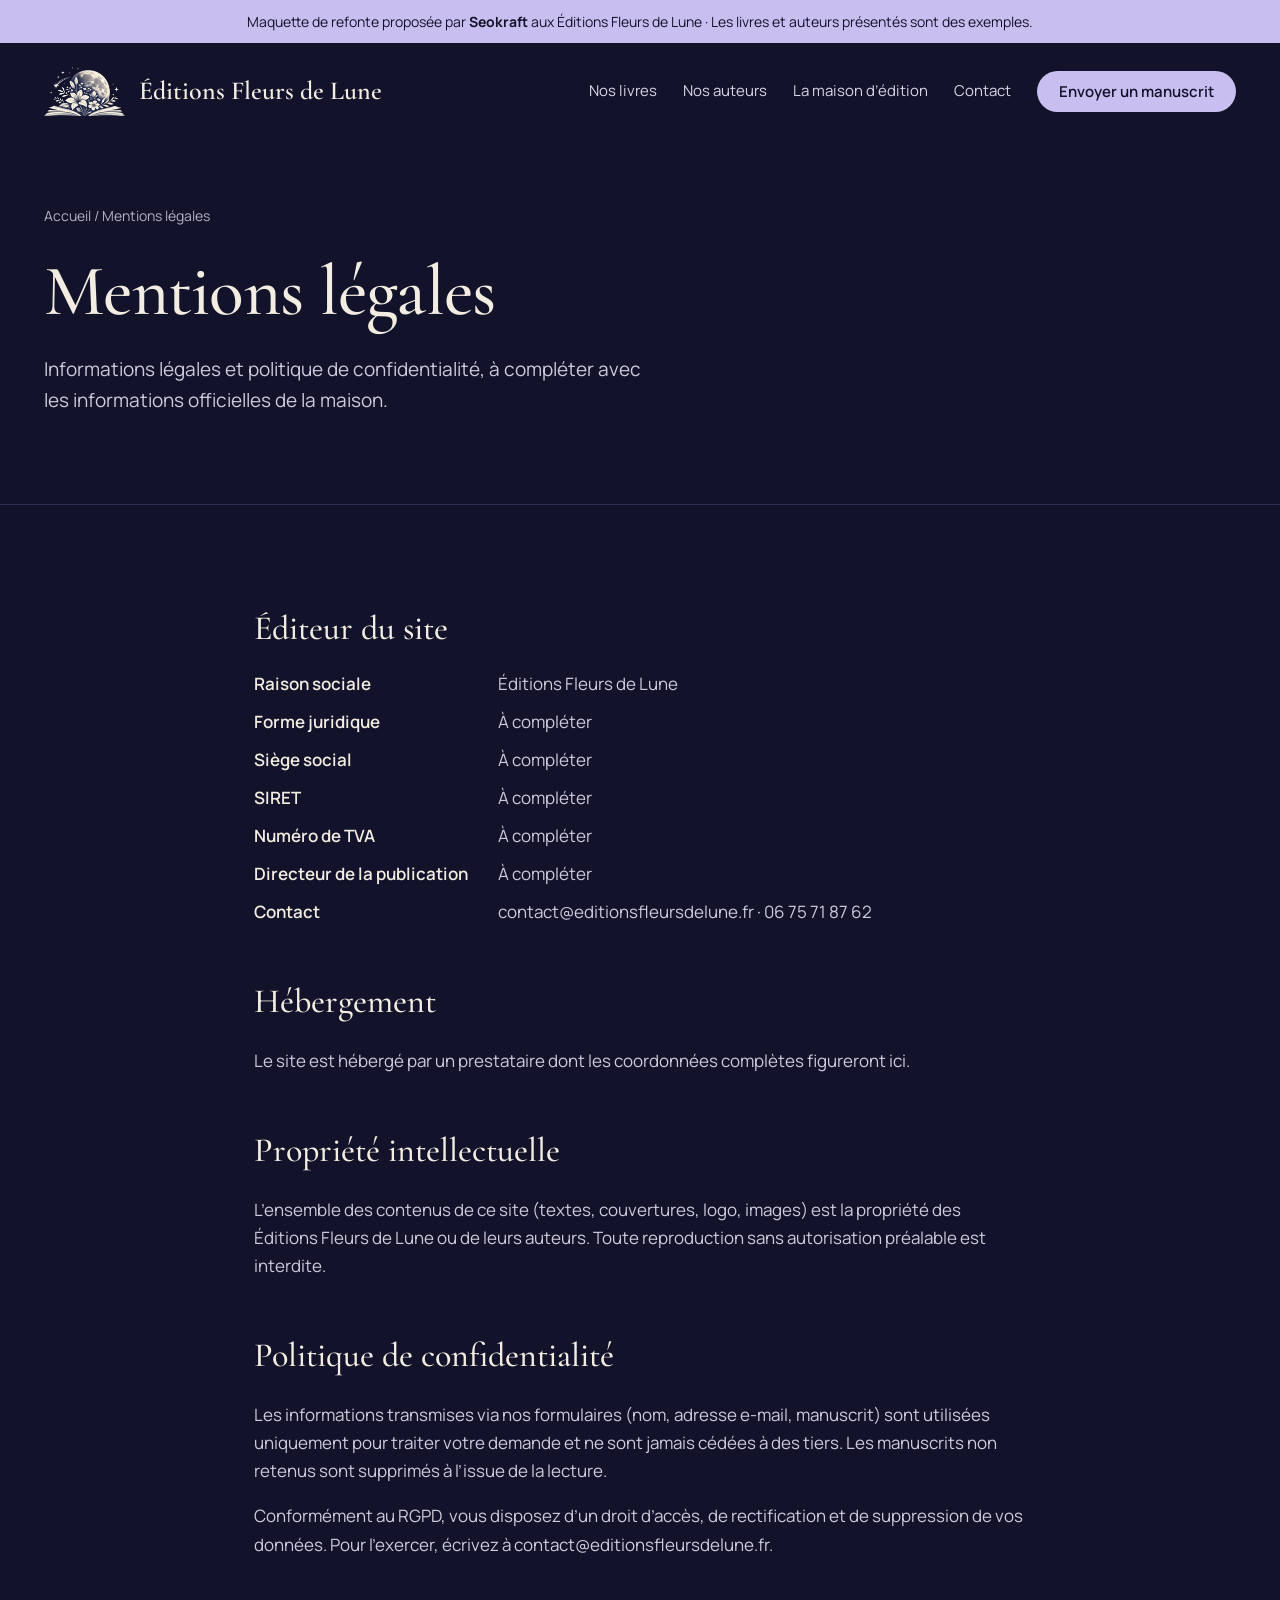
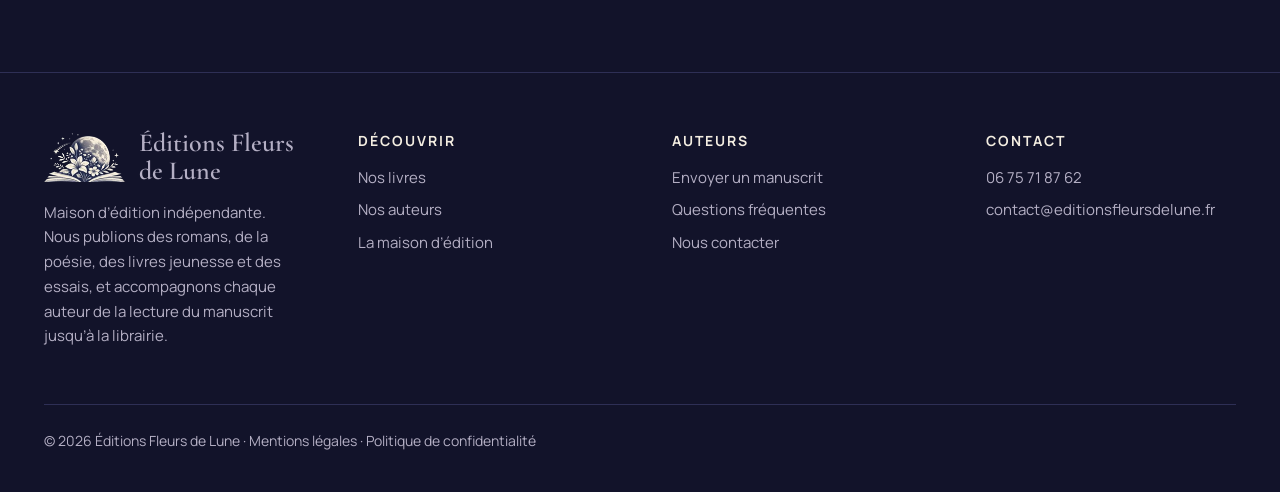
<file: mentions-legales.html>
<!doctype html>
<html lang="fr">
<head>
<meta charset="utf-8">
<meta name="viewport" content="width=device-width, initial-scale=1">
<title>Mentions légales et politique de confidentialité | Éditions Fleurs de Lune</title>
<meta name="description" content="Mentions légales et politique de confidentialité du site des Éditions Fleurs de Lune.">
<meta name="robots" content="noindex, nofollow">
<meta property="og:title" content="Mentions légales et politique de confidentialité | Éditions Fleurs de Lune">
<meta property="og:description" content="Mentions légales et politique de confidentialité du site des Éditions Fleurs de Lune.">
<link rel="icon" href="logo-embleme.png">
<link rel="preconnect" href="https://fonts.googleapis.com">
<link rel="preconnect" href="https://fonts.gstatic.com" crossorigin>
<link rel="stylesheet" href="https://fonts.googleapis.com/css2?family=Cormorant+Garamond:ital,wght@0,500;0,600;1,500&family=Manrope:wght@400;500;600&display=swap">
<link rel="stylesheet" href="styles.css">
</head>
<body>
<div class="banner">Maquette de refonte proposée par <strong>Seokraft</strong> aux Éditions Fleurs de Lune · Les livres et auteurs présentés sont des exemples.</div>
<header class="site-header"><div class="wrap">
<a class="logo" href="index.html"><img src="logo-embleme.png" alt="" width="80" height="49"><span>Éditions Fleurs de Lune</span></a>
<nav class="nav" aria-label="Navigation principale"><a href="nos-livres.html">Nos livres</a><a href="nos-auteurs.html">Nos auteurs</a><a href="la-maison.html">La maison d’édition</a><a href="contact.html">Contact</a><a class="btn btn-primary" href="soumettre-un-manuscrit.html">Envoyer un manuscrit</a></nav>
</div></header>
<main>
<section class="page-hero"><div class="wrap"><nav class="crumbs" aria-label="Fil d’Ariane"><a href="index.html">Accueil</a> / Mentions légales</nav>
<h1 class="serif h1">Mentions légales</h1>
<p class="lead">Informations légales et politique de confidentialité, à compléter avec les informations officielles de la maison.</p>
</div></section>
<section class="section"><div class="narrow prose">
<h2 style="margin-top:0">Éditeur du site</h2>
<dl>
<dt>Raison sociale</dt><dd>Éditions Fleurs de Lune</dd>
<dt>Forme juridique</dt><dd>À compléter</dd>
<dt>Siège social</dt><dd>À compléter</dd>
<dt>SIRET</dt><dd>À compléter</dd>
<dt>Numéro de TVA</dt><dd>À compléter</dd>
<dt>Directeur de la publication</dt><dd>À compléter</dd>
<dt>Contact</dt><dd>contact@editionsfleursdelune.fr · 06 75 71 87 62</dd>
</dl>
<h2>Hébergement</h2>
<p>Le site est hébergé par un prestataire dont les coordonnées complètes figureront ici.</p>
<h2>Propriété intellectuelle</h2>
<p>L’ensemble des contenus de ce site (textes, couvertures, logo, images) est la propriété des Éditions Fleurs de Lune ou de leurs auteurs. Toute reproduction sans autorisation préalable est interdite.</p>
<h2 id="confidentialite">Politique de confidentialité</h2>
<p>Les informations transmises via nos formulaires (nom, adresse e-mail, manuscrit) sont utilisées uniquement pour traiter votre demande et ne sont jamais cédées à des tiers. Les manuscrits non retenus sont supprimés à l’issue de la lecture.</p>
<p>Conformément au RGPD, vous disposez d’un droit d’accès, de rectification et de suppression de vos données. Pour l’exercer, écrivez à contact@editionsfleursdelune.fr.</p>
</div></section>
</main>
<footer class="site-footer"><div class="wrap">
<div class="cols">
<div class="about"><a class="logo" href="index.html"><img src="logo-embleme.png" alt="" width="80" height="49"><span>Éditions Fleurs de Lune</span></a>
<p>Maison d’édition indépendante. Nous publions des romans, de la poésie, des livres jeunesse et des essais, et accompagnons chaque auteur de la lecture du manuscrit jusqu’à la librairie.</p></div>
<div><h3>Découvrir</h3><ul><li><a href="nos-livres.html">Nos livres</a></li><li><a href="nos-auteurs.html">Nos auteurs</a></li><li><a href="la-maison.html">La maison d’édition</a></li></ul></div>
<div><h3>Auteurs</h3><ul><li><a href="soumettre-un-manuscrit.html">Envoyer un manuscrit</a></li><li><a href="soumettre-un-manuscrit.html#faq">Questions fréquentes</a></li><li><a href="contact.html">Nous contacter</a></li></ul></div>
<div><h3>Contact</h3><ul><li><a href="tel:+33675718762">06 75 71 87 62</a></li><li><a href="mailto:contact@editionsfleursdelune.fr">contact@editionsfleursdelune.fr</a></li></ul></div>
</div>
<div class="legal">© 2026 Éditions Fleurs de Lune · <a href="mentions-legales.html">Mentions légales</a> · <a href="mentions-legales.html#confidentialite">Politique de confidentialité</a></div>
</div></footer>
</body>
</html>
</file>
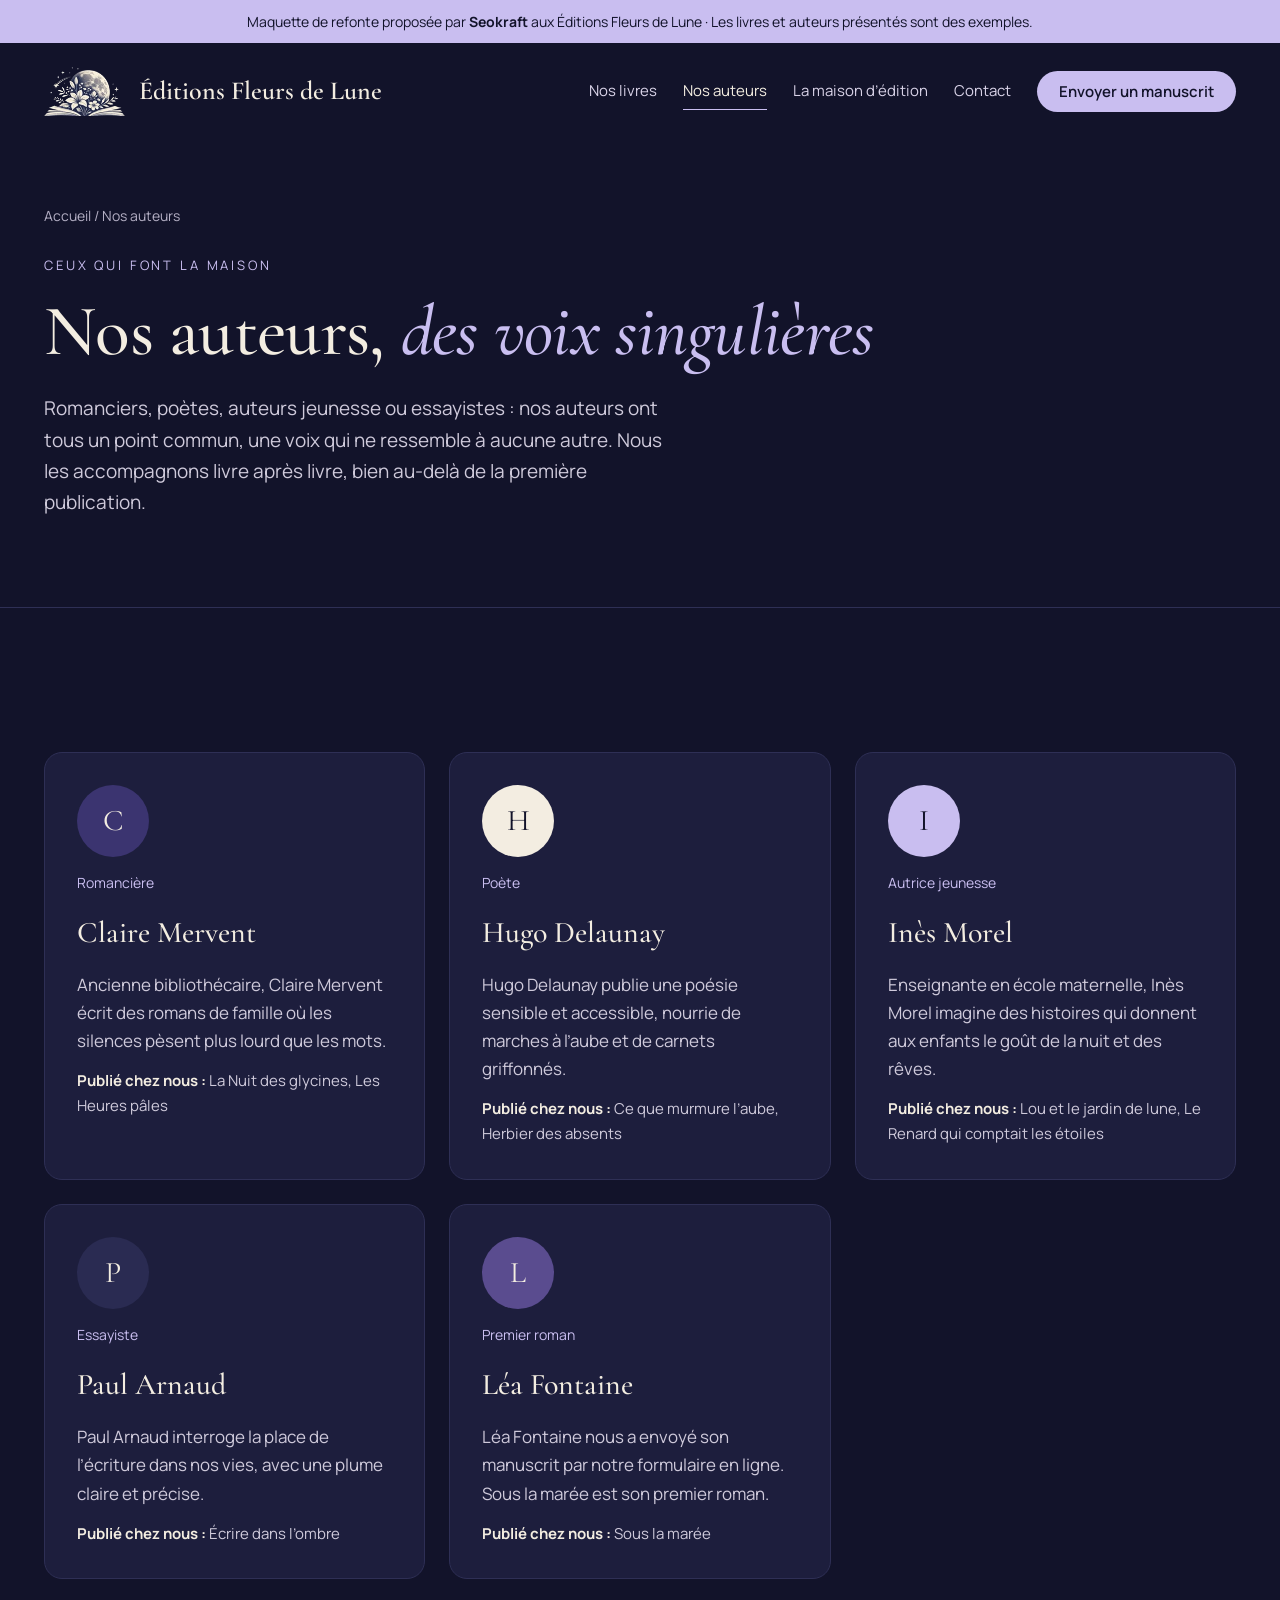
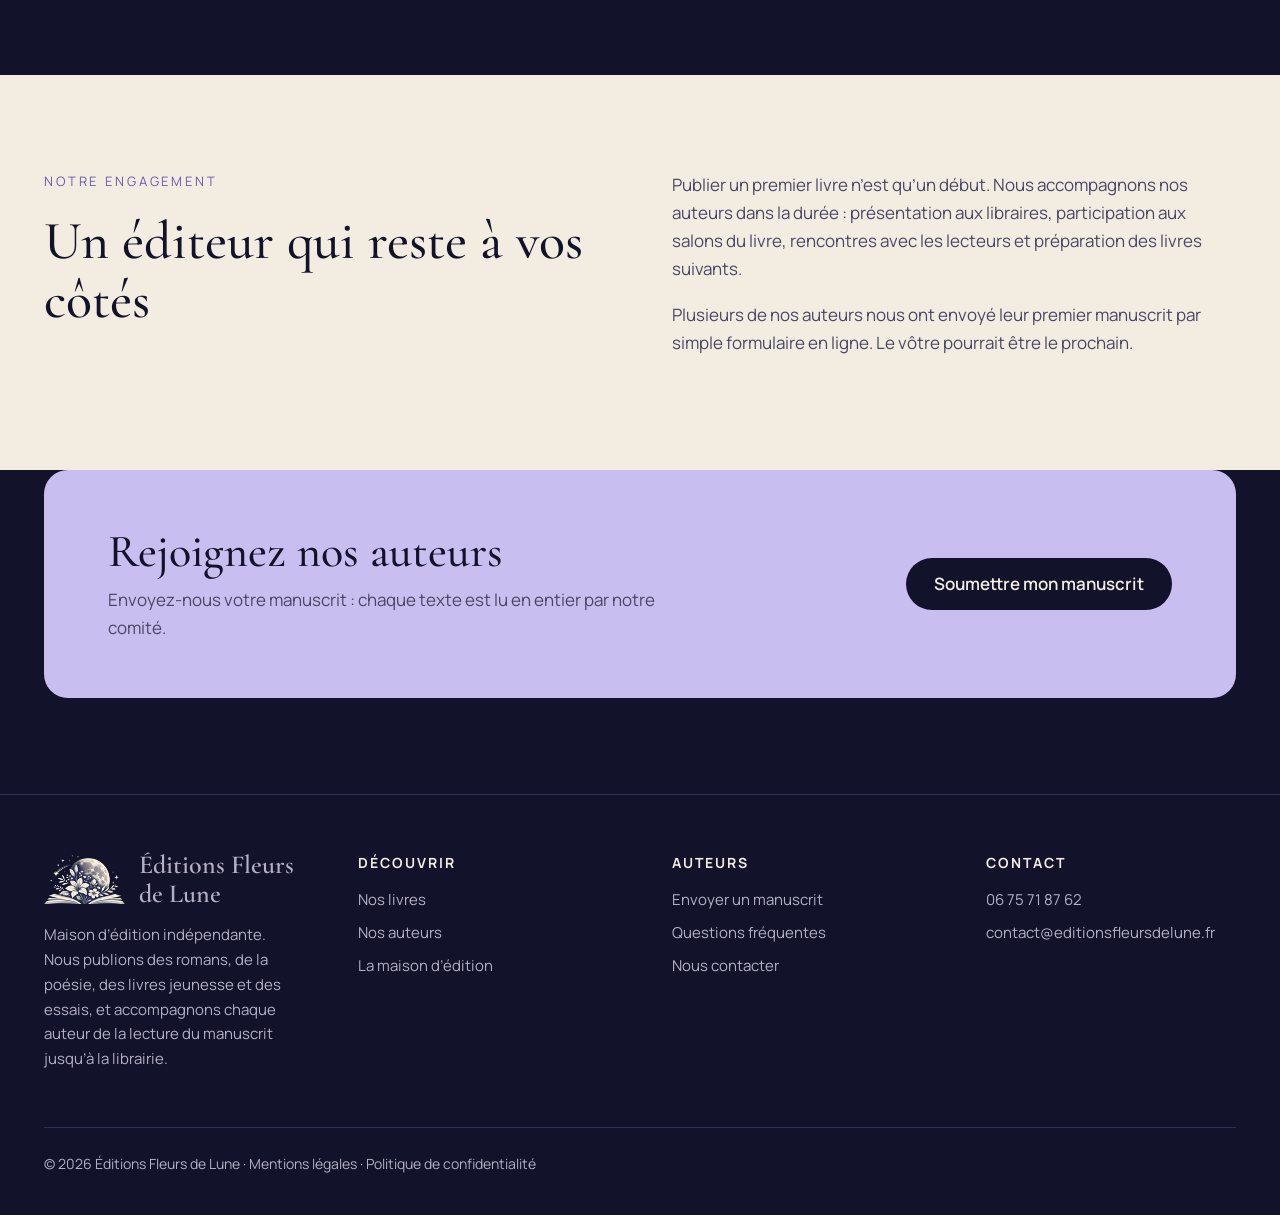
<file: nos-auteurs.html>
<!doctype html>
<html lang="fr">
<head>
<meta charset="utf-8">
<meta name="viewport" content="width=device-width, initial-scale=1">
<title>Nos auteurs : romanciers, poètes et auteurs jeunesse | Éditions Fleurs de Lune</title>
<meta name="description" content="Rencontrez les auteurs publiés par les Éditions Fleurs de Lune : romanciers, poètes, auteurs jeunesse et essayistes accompagnés dans la durée.">
<meta name="robots" content="noindex, nofollow">
<meta property="og:title" content="Nos auteurs : romanciers, poètes et auteurs jeunesse | Éditions Fleurs de Lune">
<meta property="og:description" content="Rencontrez les auteurs publiés par les Éditions Fleurs de Lune : romanciers, poètes, auteurs jeunesse et essayistes accompagnés dans la durée.">
<link rel="icon" href="logo-embleme.png">
<link rel="preconnect" href="https://fonts.googleapis.com">
<link rel="preconnect" href="https://fonts.gstatic.com" crossorigin>
<link rel="stylesheet" href="https://fonts.googleapis.com/css2?family=Cormorant+Garamond:ital,wght@0,500;0,600;1,500&family=Manrope:wght@400;500;600&display=swap">
<link rel="stylesheet" href="styles.css">
</head>
<body>
<div class="banner">Maquette de refonte proposée par <strong>Seokraft</strong> aux Éditions Fleurs de Lune · Les livres et auteurs présentés sont des exemples.</div>
<header class="site-header"><div class="wrap">
<a class="logo" href="index.html"><img src="logo-embleme.png" alt="" width="80" height="49"><span>Éditions Fleurs de Lune</span></a>
<nav class="nav" aria-label="Navigation principale"><a href="nos-livres.html">Nos livres</a><a href="nos-auteurs.html" aria-current="page">Nos auteurs</a><a href="la-maison.html">La maison d’édition</a><a href="contact.html">Contact</a><a class="btn btn-primary" href="soumettre-un-manuscrit.html">Envoyer un manuscrit</a></nav>
</div></header>
<main>
<section class="page-hero"><div class="wrap"><nav class="crumbs" aria-label="Fil d’Ariane"><a href="index.html">Accueil</a> / Nos auteurs</nav>
<p class="kicker">Ceux qui font la maison</p>
<h1 class="serif h1">Nos auteurs, <em>des voix singulières</em></h1>
<p class="lead">Romanciers, poètes, auteurs jeunesse ou essayistes : nos auteurs ont tous un point commun, une voix qui ne ressemble à aucune autre. Nous les accompagnons livre après livre, bien au-delà de la première publication.</p>
</div></section>
<section class="section"><div class="wrap"><div class="authors"><article class="author"><div class="avatar c1">C</div><span class="tag">Romancière</span><h3>Claire Mervent</h3><p>Ancienne bibliothécaire, Claire Mervent écrit des romans de famille où les silences pèsent plus lourd que les mots.</p><p style="font-size:15px"><strong style="color:var(--cream)">Publié chez nous :</strong> La Nuit des glycines, Les Heures pâles</p></article><article class="author"><div class="avatar c2">H</div><span class="tag">Poète</span><h3>Hugo Delaunay</h3><p>Hugo Delaunay publie une poésie sensible et accessible, nourrie de marches à l’aube et de carnets griffonnés.</p><p style="font-size:15px"><strong style="color:var(--cream)">Publié chez nous :</strong> Ce que murmure l’aube, Herbier des absents</p></article><article class="author"><div class="avatar c3">I</div><span class="tag">Autrice jeunesse</span><h3>Inès Morel</h3><p>Enseignante en école maternelle, Inès Morel imagine des histoires qui donnent aux enfants le goût de la nuit et des rêves.</p><p style="font-size:15px"><strong style="color:var(--cream)">Publié chez nous :</strong> Lou et le jardin de lune, Le Renard qui comptait les étoiles</p></article><article class="author"><div class="avatar c4">P</div><span class="tag">Essayiste</span><h3>Paul Arnaud</h3><p>Paul Arnaud interroge la place de l’écriture dans nos vies, avec une plume claire et précise.</p><p style="font-size:15px"><strong style="color:var(--cream)">Publié chez nous :</strong> Écrire dans l’ombre</p></article><article class="author"><div class="avatar c5">L</div><span class="tag">Premier roman</span><h3>Léa Fontaine</h3><p>Léa Fontaine nous a envoyé son manuscrit par notre formulaire en ligne. Sous la marée est son premier roman.</p><p style="font-size:15px"><strong style="color:var(--cream)">Publié chez nous :</strong> Sous la marée</p></article></div></div></section>
<section class="section cream"><div class="wrap row">
<div><p class="kicker">Notre engagement</p><h2 class="serif h2">Un éditeur qui reste à vos côtés</h2></div>
<div><p style="margin-top:0">Publier un premier livre n’est qu’un début. Nous accompagnons nos auteurs dans la durée : présentation aux libraires, participation aux salons du livre, rencontres avec les lecteurs et préparation des livres suivants.</p>
<p>Plusieurs de nos auteurs nous ont envoyé leur premier manuscrit par simple formulaire en ligne. Le vôtre pourrait être le prochain.</p></div>
</div></section>
<section class="section" style="padding-top:0"><div class="wrap"><div class="cta"><div><h2>Rejoignez nos auteurs</h2><p>Envoyez-nous votre manuscrit : chaque texte est lu en entier par notre comité.</p></div><a class="btn btn-dark" href="soumettre-un-manuscrit.html">Soumettre mon manuscrit</a></div></div></section></main>
<footer class="site-footer"><div class="wrap">
<div class="cols">
<div class="about"><a class="logo" href="index.html"><img src="logo-embleme.png" alt="" width="80" height="49"><span>Éditions Fleurs de Lune</span></a>
<p>Maison d’édition indépendante. Nous publions des romans, de la poésie, des livres jeunesse et des essais, et accompagnons chaque auteur de la lecture du manuscrit jusqu’à la librairie.</p></div>
<div><h3>Découvrir</h3><ul><li><a href="nos-livres.html">Nos livres</a></li><li><a href="nos-auteurs.html">Nos auteurs</a></li><li><a href="la-maison.html">La maison d’édition</a></li></ul></div>
<div><h3>Auteurs</h3><ul><li><a href="soumettre-un-manuscrit.html">Envoyer un manuscrit</a></li><li><a href="soumettre-un-manuscrit.html#faq">Questions fréquentes</a></li><li><a href="contact.html">Nous contacter</a></li></ul></div>
<div><h3>Contact</h3><ul><li><a href="tel:+33675718762">06 75 71 87 62</a></li><li><a href="mailto:contact@editionsfleursdelune.fr">contact@editionsfleursdelune.fr</a></li></ul></div>
</div>
<div class="legal">© 2026 Éditions Fleurs de Lune · <a href="mentions-legales.html">Mentions légales</a> · <a href="mentions-legales.html#confidentialite">Politique de confidentialité</a></div>
</div></footer>
</body>
</html>
</file>
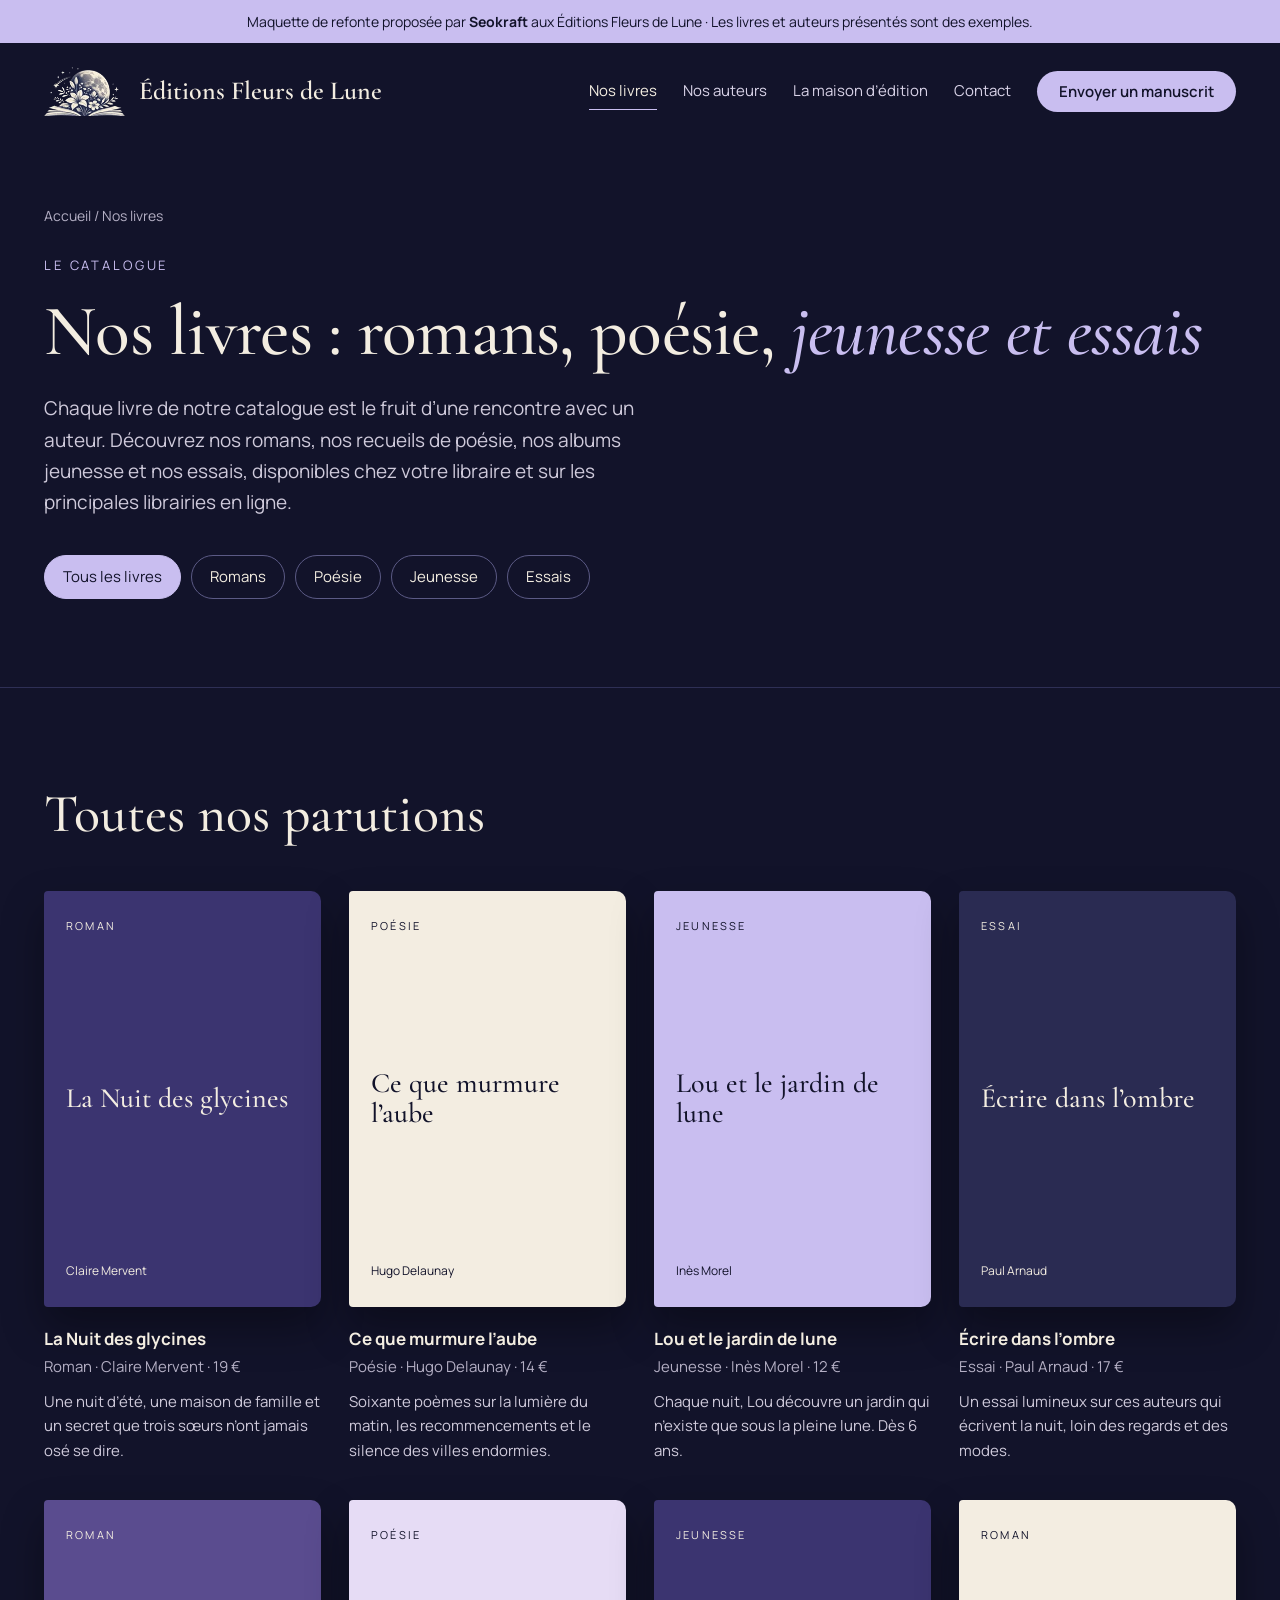
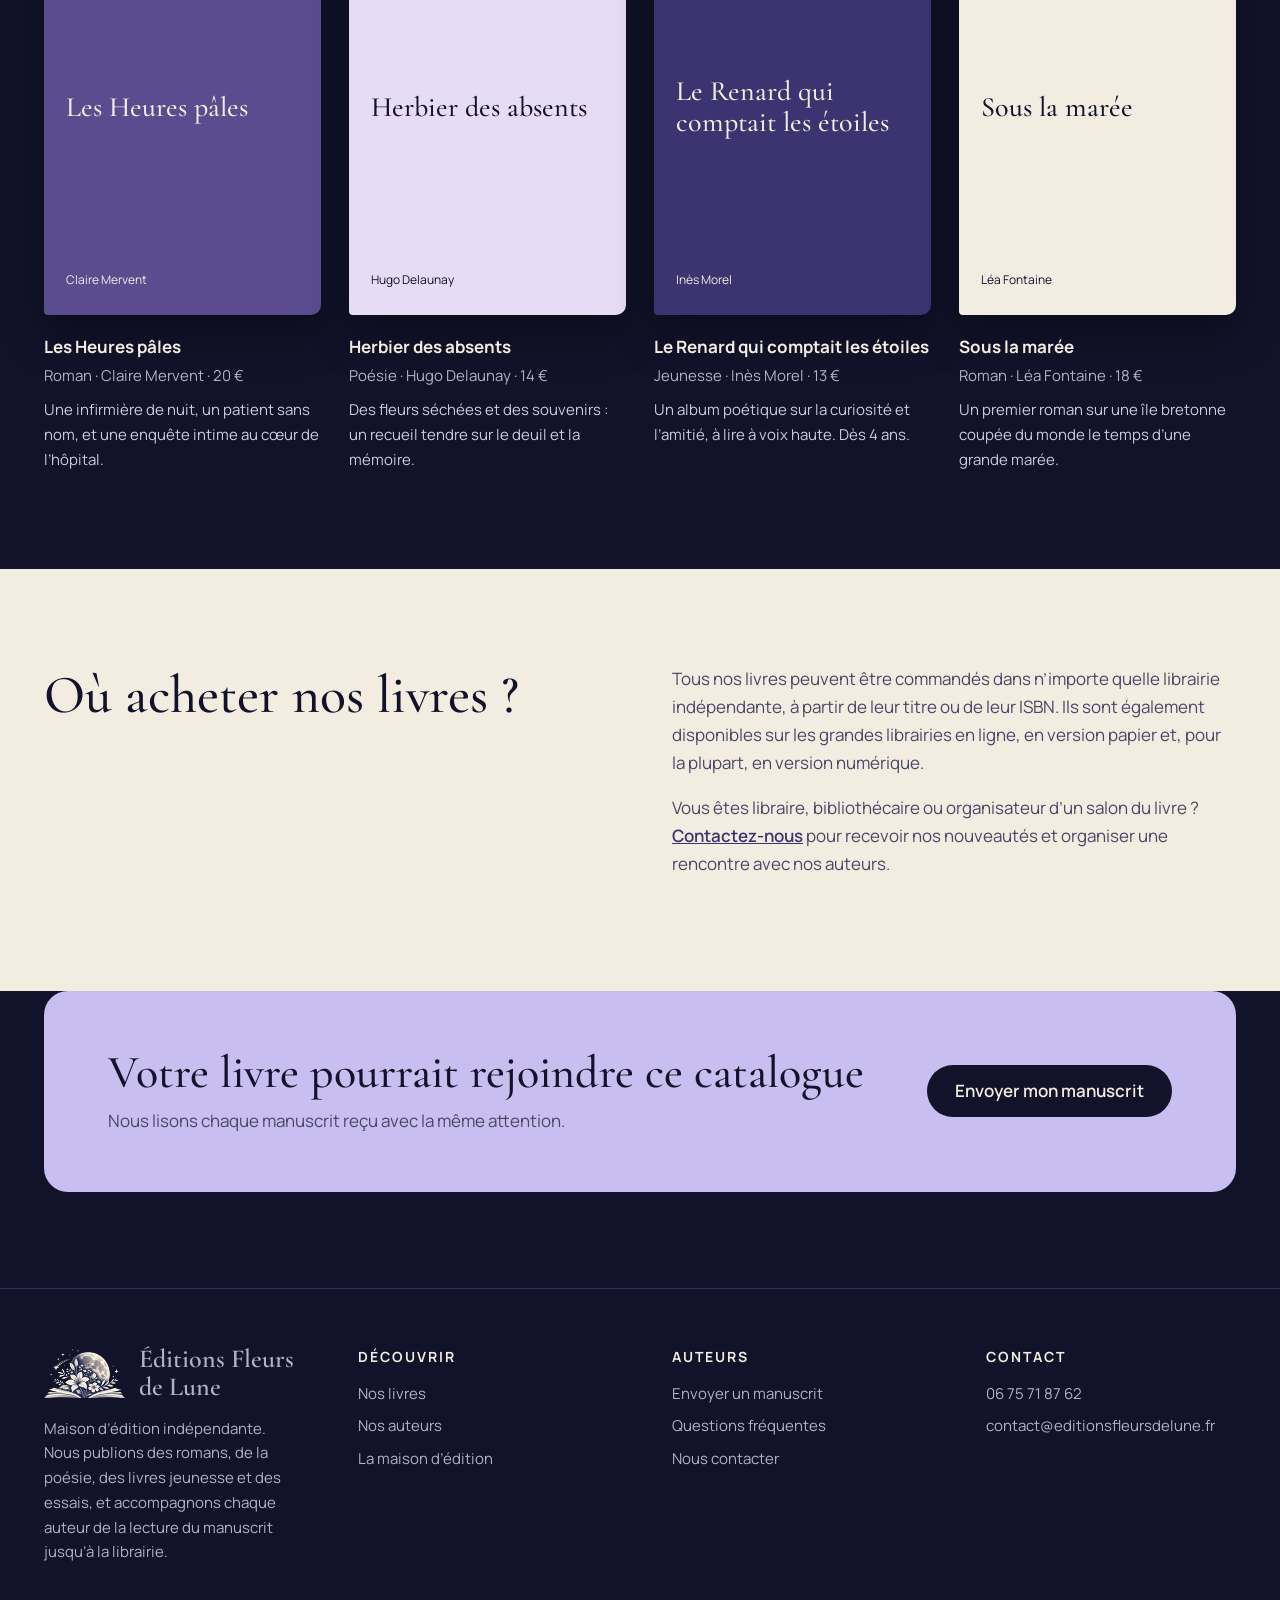
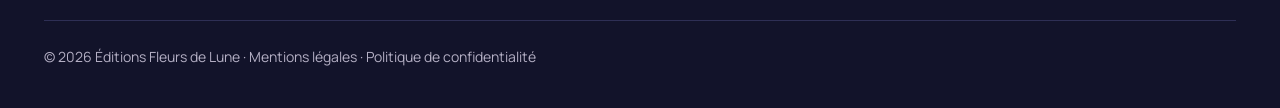
<file: nos-livres.html>
<!doctype html>
<html lang="fr">
<head>
<meta charset="utf-8">
<meta name="viewport" content="width=device-width, initial-scale=1">
<title>Nos livres : romans, poésie, jeunesse et essais | Éditions Fleurs de Lune</title>
<meta name="description" content="Découvrez le catalogue des Éditions Fleurs de Lune : romans, recueils de poésie, livres jeunesse et essais d’auteurs francophones, disponibles en librairie et en ligne.">
<meta name="robots" content="noindex, nofollow">
<meta property="og:title" content="Nos livres : romans, poésie, jeunesse et essais | Éditions Fleurs de Lune">
<meta property="og:description" content="Découvrez le catalogue des Éditions Fleurs de Lune : romans, recueils de poésie, livres jeunesse et essais d’auteurs francophones, disponibles en librairie et en ligne.">
<link rel="icon" href="logo-embleme.png">
<link rel="preconnect" href="https://fonts.googleapis.com">
<link rel="preconnect" href="https://fonts.gstatic.com" crossorigin>
<link rel="stylesheet" href="https://fonts.googleapis.com/css2?family=Cormorant+Garamond:ital,wght@0,500;0,600;1,500&family=Manrope:wght@400;500;600&display=swap">
<link rel="stylesheet" href="styles.css">
</head>
<body>
<div class="banner">Maquette de refonte proposée par <strong>Seokraft</strong> aux Éditions Fleurs de Lune · Les livres et auteurs présentés sont des exemples.</div>
<header class="site-header"><div class="wrap">
<a class="logo" href="index.html"><img src="logo-embleme.png" alt="" width="80" height="49"><span>Éditions Fleurs de Lune</span></a>
<nav class="nav" aria-label="Navigation principale"><a href="nos-livres.html" aria-current="page">Nos livres</a><a href="nos-auteurs.html">Nos auteurs</a><a href="la-maison.html">La maison d’édition</a><a href="contact.html">Contact</a><a class="btn btn-primary" href="soumettre-un-manuscrit.html">Envoyer un manuscrit</a></nav>
</div></header>
<main>
<section class="page-hero"><div class="wrap"><nav class="crumbs" aria-label="Fil d’Ariane"><a href="index.html">Accueil</a> / Nos livres</nav>
<p class="kicker">Le catalogue</p>
<h1 class="serif h1">Nos livres : romans, poésie, <em>jeunesse et essais</em></h1>
<p class="lead">Chaque livre de notre catalogue est le fruit d’une rencontre avec un auteur. Découvrez nos romans, nos recueils de poésie, nos albums jeunesse et nos essais, disponibles chez votre libraire et sur les principales librairies en ligne.</p>
<div class="chips"><a class="chip" href="#" aria-current="true">Tous les livres</a><a class="chip" href="#">Romans</a><a class="chip" href="#">Poésie</a><a class="chip" href="#">Jeunesse</a><a class="chip" href="#">Essais</a></div>
</div></section>
<section class="section"><div class="wrap">
<h2 class="serif h2">Toutes nos parutions</h2>
<div class="books"><article class="book"><div class="cover c1"><small>Roman</small><strong>La Nuit des glycines</strong><span>Claire Mervent</span></div>
<h3>La Nuit des glycines</h3><p class="meta">Roman · Claire Mervent · 19 €</p><p class="pitch">Une nuit d’été, une maison de famille et un secret que trois sœurs n’ont jamais osé se dire.</p></article><article class="book"><div class="cover c2"><small>Poésie</small><strong>Ce que murmure l’aube</strong><span>Hugo Delaunay</span></div>
<h3>Ce que murmure l’aube</h3><p class="meta">Poésie · Hugo Delaunay · 14 €</p><p class="pitch">Soixante poèmes sur la lumière du matin, les recommencements et le silence des villes endormies.</p></article><article class="book"><div class="cover c3"><small>Jeunesse</small><strong>Lou et le jardin de lune</strong><span>Inès Morel</span></div>
<h3>Lou et le jardin de lune</h3><p class="meta">Jeunesse · Inès Morel · 12 €</p><p class="pitch">Chaque nuit, Lou découvre un jardin qui n’existe que sous la pleine lune. Dès 6 ans.</p></article><article class="book"><div class="cover c4"><small>Essai</small><strong>Écrire dans l’ombre</strong><span>Paul Arnaud</span></div>
<h3>Écrire dans l’ombre</h3><p class="meta">Essai · Paul Arnaud · 17 €</p><p class="pitch">Un essai lumineux sur ces auteurs qui écrivent la nuit, loin des regards et des modes.</p></article><article class="book"><div class="cover c5"><small>Roman</small><strong>Les Heures pâles</strong><span>Claire Mervent</span></div>
<h3>Les Heures pâles</h3><p class="meta">Roman · Claire Mervent · 20 €</p><p class="pitch">Une infirmière de nuit, un patient sans nom, et une enquête intime au cœur de l’hôpital.</p></article><article class="book"><div class="cover c6"><small>Poésie</small><strong>Herbier des absents</strong><span>Hugo Delaunay</span></div>
<h3>Herbier des absents</h3><p class="meta">Poésie · Hugo Delaunay · 14 €</p><p class="pitch">Des fleurs séchées et des souvenirs : un recueil tendre sur le deuil et la mémoire.</p></article><article class="book"><div class="cover c1"><small>Jeunesse</small><strong>Le Renard qui comptait les étoiles</strong><span>Inès Morel</span></div>
<h3>Le Renard qui comptait les étoiles</h3><p class="meta">Jeunesse · Inès Morel · 13 €</p><p class="pitch">Un album poétique sur la curiosité et l’amitié, à lire à voix haute. Dès 4 ans.</p></article><article class="book"><div class="cover c2"><small>Roman</small><strong>Sous la marée</strong><span>Léa Fontaine</span></div>
<h3>Sous la marée</h3><p class="meta">Roman · Léa Fontaine · 18 €</p><p class="pitch">Un premier roman sur une île bretonne coupée du monde le temps d’une grande marée.</p></article></div>
</div></section>
<section class="section cream"><div class="wrap row">
<div><h2 class="serif h2">Où acheter nos livres ?</h2></div>
<div><p style="margin-top:0">Tous nos livres peuvent être commandés dans n’importe quelle librairie indépendante, à partir de leur titre ou de leur ISBN. Ils sont également disponibles sur les grandes librairies en ligne, en version papier et, pour la plupart, en version numérique.</p>
<p>Vous êtes libraire, bibliothécaire ou organisateur d’un salon du livre ? <a href="contact.html" style="color:#3B3470;font-weight:600">Contactez-nous</a> pour recevoir nos nouveautés et organiser une rencontre avec nos auteurs.</p></div>
</div></section>
<section class="section" style="padding-top:0"><div class="wrap"><div class="cta"><div><h2>Votre livre pourrait rejoindre ce catalogue</h2><p>Nous lisons chaque manuscrit reçu avec la même attention.</p></div><a class="btn btn-dark" href="soumettre-un-manuscrit.html">Envoyer mon manuscrit</a></div></div></section></main>
<footer class="site-footer"><div class="wrap">
<div class="cols">
<div class="about"><a class="logo" href="index.html"><img src="logo-embleme.png" alt="" width="80" height="49"><span>Éditions Fleurs de Lune</span></a>
<p>Maison d’édition indépendante. Nous publions des romans, de la poésie, des livres jeunesse et des essais, et accompagnons chaque auteur de la lecture du manuscrit jusqu’à la librairie.</p></div>
<div><h3>Découvrir</h3><ul><li><a href="nos-livres.html">Nos livres</a></li><li><a href="nos-auteurs.html">Nos auteurs</a></li><li><a href="la-maison.html">La maison d’édition</a></li></ul></div>
<div><h3>Auteurs</h3><ul><li><a href="soumettre-un-manuscrit.html">Envoyer un manuscrit</a></li><li><a href="soumettre-un-manuscrit.html#faq">Questions fréquentes</a></li><li><a href="contact.html">Nous contacter</a></li></ul></div>
<div><h3>Contact</h3><ul><li><a href="tel:+33675718762">06 75 71 87 62</a></li><li><a href="mailto:contact@editionsfleursdelune.fr">contact@editionsfleursdelune.fr</a></li></ul></div>
</div>
<div class="legal">© 2026 Éditions Fleurs de Lune · <a href="mentions-legales.html">Mentions légales</a> · <a href="mentions-legales.html#confidentialite">Politique de confidentialité</a></div>
</div></footer>
</body>
</html>
</file>
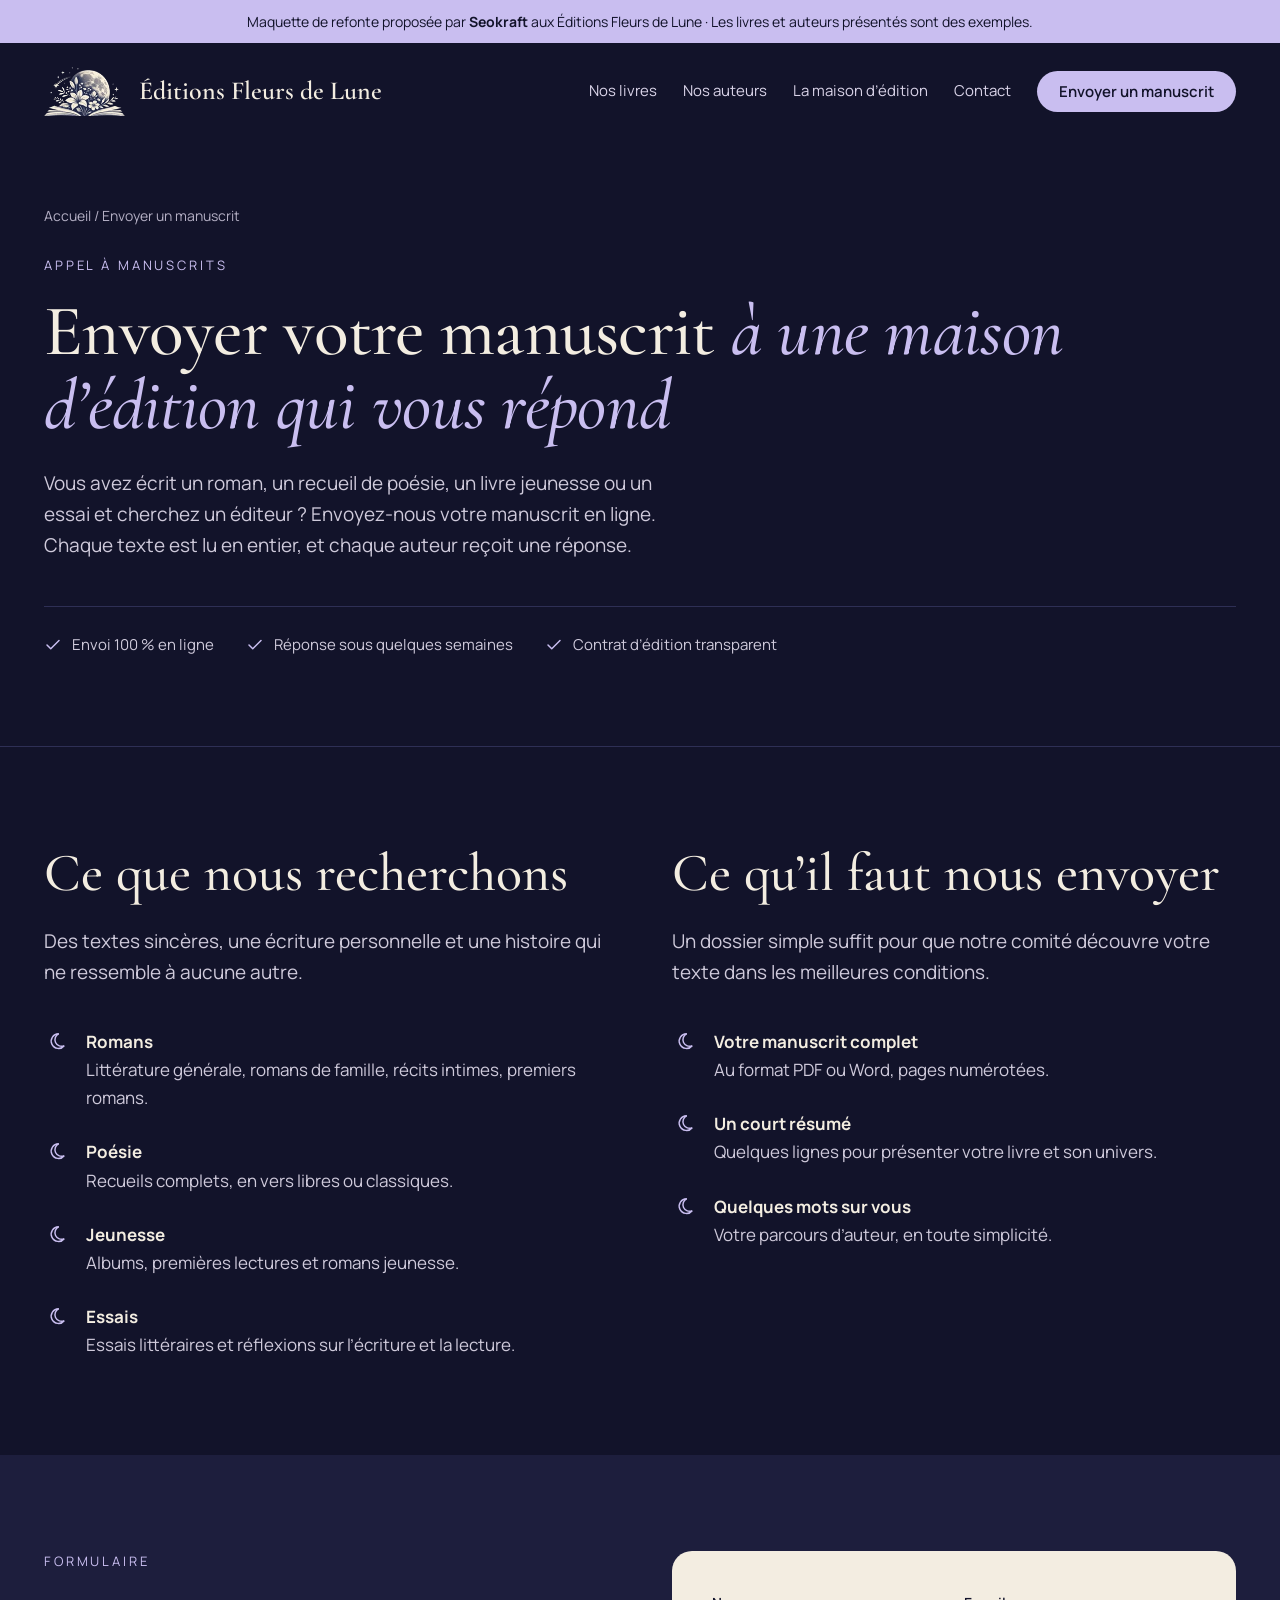
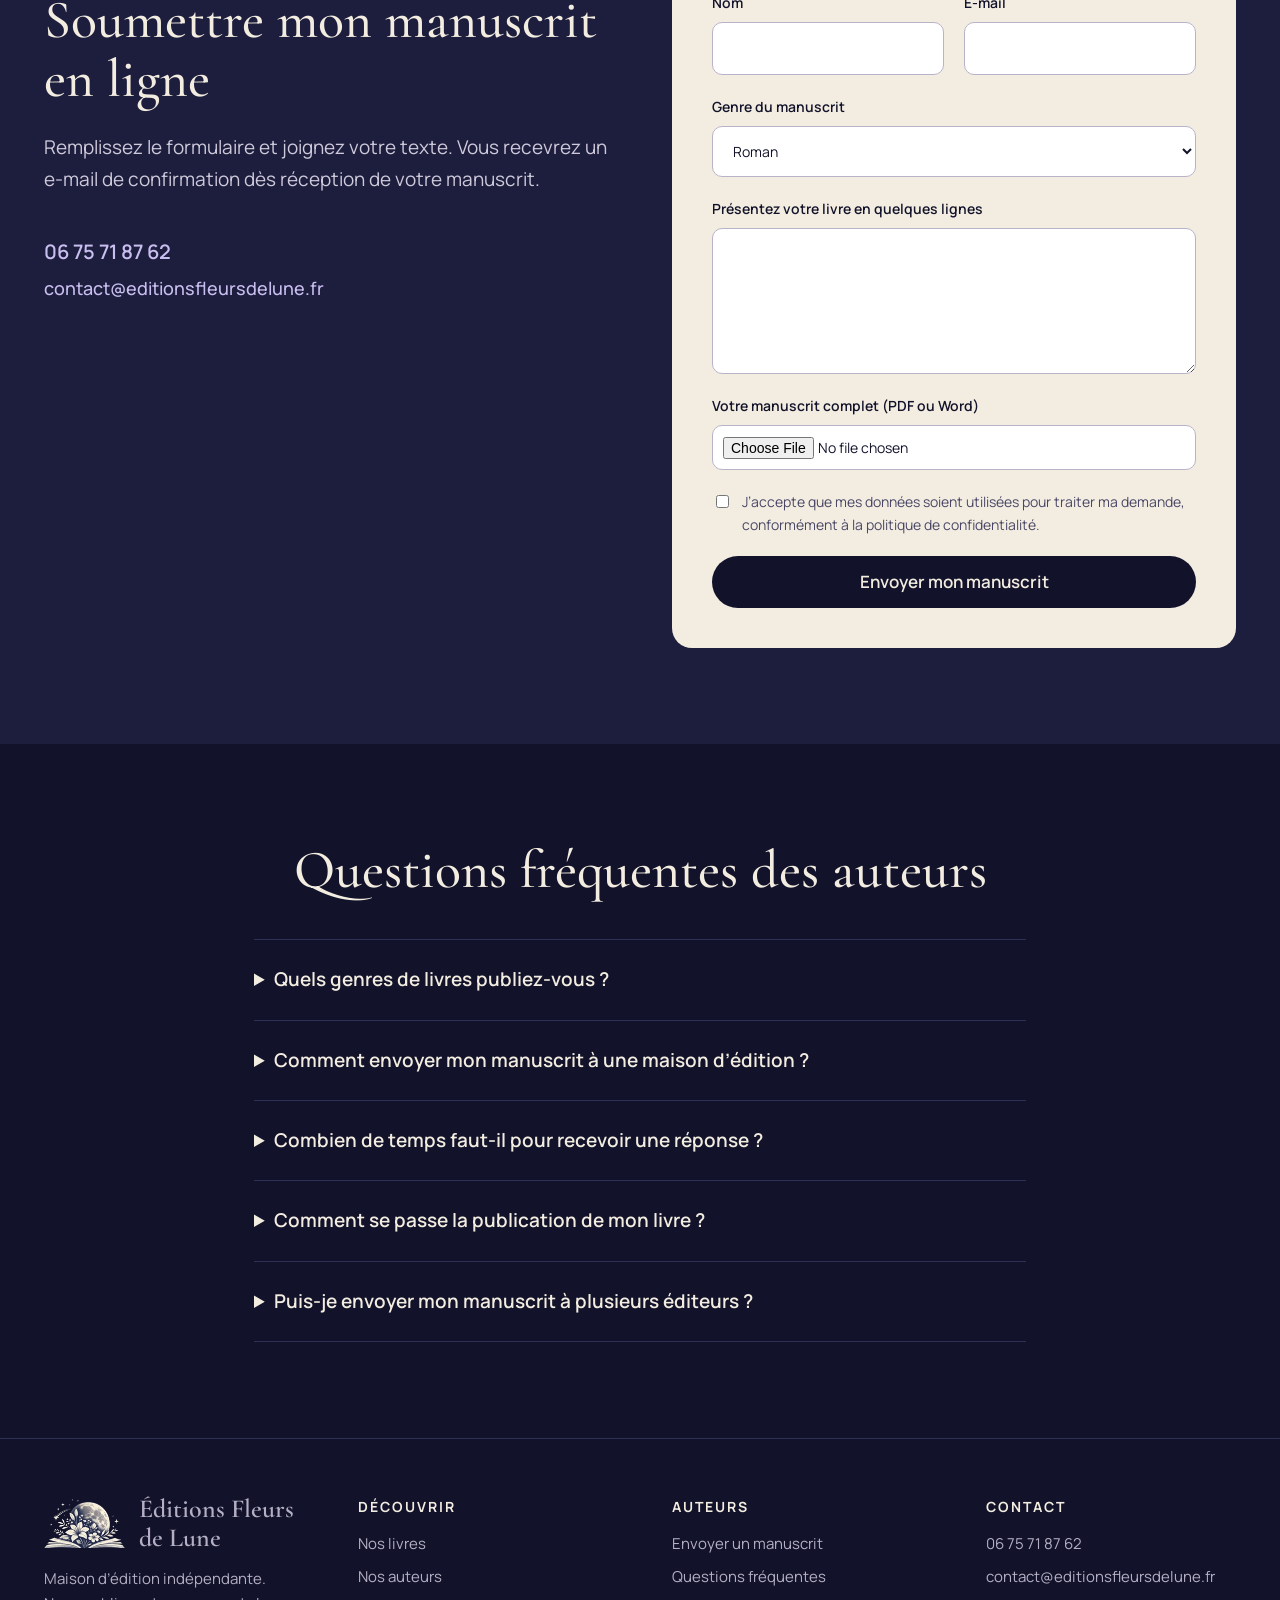
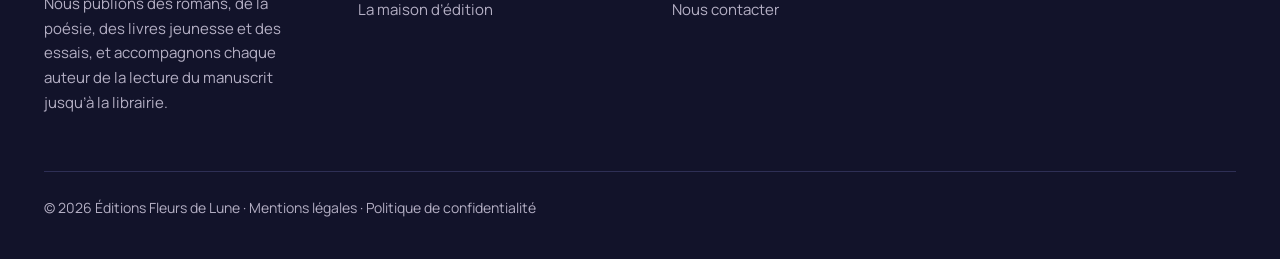
<file: soumettre-un-manuscrit.html>
<!doctype html>
<html lang="fr">
<head>
<meta charset="utf-8">
<meta name="viewport" content="width=device-width, initial-scale=1">
<title>Envoyer un manuscrit à une maison d’édition | Éditions Fleurs de Lune</title>
<meta name="description" content="Vous cherchez un éditeur ? Envoyez votre manuscrit en ligne aux Éditions Fleurs de Lune : roman, poésie, jeunesse ou essai. Contrat d’édition transparent, réponse garantie.">
<meta name="robots" content="noindex, nofollow">
<meta property="og:title" content="Envoyer un manuscrit à une maison d’édition | Éditions Fleurs de Lune">
<meta property="og:description" content="Vous cherchez un éditeur ? Envoyez votre manuscrit en ligne aux Éditions Fleurs de Lune : roman, poésie, jeunesse ou essai. Contrat d’édition transparent, réponse garantie.">
<link rel="icon" href="logo-embleme.png">
<link rel="preconnect" href="https://fonts.googleapis.com">
<link rel="preconnect" href="https://fonts.gstatic.com" crossorigin>
<link rel="stylesheet" href="https://fonts.googleapis.com/css2?family=Cormorant+Garamond:ital,wght@0,500;0,600;1,500&family=Manrope:wght@400;500;600&display=swap">
<link rel="stylesheet" href="styles.css">
<script type="application/ld+json">{"@context": "https://schema.org", "@type": "FAQPage", "mainEntity": [{"@type": "Question", "name": "Quels genres de livres publiez-vous ?", "acceptedAnswer": {"@type": "Answer", "text": "Nous publions des romans, des recueils de poésie, des livres jeunesse et des essais, écrits en français."}}, {"@type": "Question", "name": "Comment envoyer mon manuscrit à une maison d’édition ?", "acceptedAnswer": {"@type": "Answer", "text": "Remplissez notre formulaire en ligne et joignez votre manuscrit complet au format PDF ou Word, accompagné d’un court résumé de votre livre."}}, {"@type": "Question", "name": "Combien de temps faut-il pour recevoir une réponse ?", "acceptedAnswer": {"@type": "Answer", "text": "Notre comité de lecture lit chaque texte en entier. Vous recevez une réponse personnalisée par e-mail sous quelques semaines, que votre manuscrit soit retenu ou non."}}, {"@type": "Question", "name": "Comment se passe la publication de mon livre ?", "acceptedAnswer": {"@type": "Answer", "text": "Après la signature d’un contrat d’édition clair, nous travaillons ensemble la correction, la mise en page et la couverture, puis nous assurons la diffusion en librairie et en ligne."}}, {"@type": "Question", "name": "Puis-je envoyer mon manuscrit à plusieurs éditeurs ?", "acceptedAnswer": {"@type": "Answer", "text": "Oui, c’est tout à fait possible. Nous vous demandons simplement de nous prévenir si votre texte est accepté ailleurs entre-temps."}}]}</script>
</head>
<body>
<div class="banner">Maquette de refonte proposée par <strong>Seokraft</strong> aux Éditions Fleurs de Lune · Les livres et auteurs présentés sont des exemples.</div>
<header class="site-header"><div class="wrap">
<a class="logo" href="index.html"><img src="logo-embleme.png" alt="" width="80" height="49"><span>Éditions Fleurs de Lune</span></a>
<nav class="nav" aria-label="Navigation principale"><a href="nos-livres.html">Nos livres</a><a href="nos-auteurs.html">Nos auteurs</a><a href="la-maison.html">La maison d’édition</a><a href="contact.html">Contact</a><a class="btn btn-primary" href="soumettre-un-manuscrit.html" aria-current="page">Envoyer un manuscrit</a></nav>
</div></header>
<main>
<section class="page-hero"><div class="wrap"><nav class="crumbs" aria-label="Fil d’Ariane"><a href="index.html">Accueil</a> / Envoyer un manuscrit</nav>
<p class="kicker">Appel à manuscrits</p>
<h1 class="serif h1">Envoyer votre manuscrit <em>à une maison d’édition qui vous répond</em></h1>
<p class="lead">Vous avez écrit un roman, un recueil de poésie, un livre jeunesse ou un essai et cherchez un éditeur ? Envoyez-nous votre manuscrit en ligne. Chaque texte est lu en entier, et chaque auteur reçoit une réponse.</p>
<div class="trust"><span><svg width="18" height="18" viewBox="0 0 24 24" fill="none" stroke="#C9BEF0" stroke-width="2" stroke-linecap="round" stroke-linejoin="round" aria-hidden="true"><path d="M20 6 9 17l-5-5"></path></svg>Envoi 100 % en ligne</span><span><svg width="18" height="18" viewBox="0 0 24 24" fill="none" stroke="#C9BEF0" stroke-width="2" stroke-linecap="round" stroke-linejoin="round" aria-hidden="true"><path d="M20 6 9 17l-5-5"></path></svg>Réponse sous quelques semaines</span><span><svg width="18" height="18" viewBox="0 0 24 24" fill="none" stroke="#C9BEF0" stroke-width="2" stroke-linecap="round" stroke-linejoin="round" aria-hidden="true"><path d="M20 6 9 17l-5-5"></path></svg>Contrat d’édition transparent</span></div>
</div></section>

<section class="section"><div class="wrap row">
<div>
<h2 class="serif h2">Ce que nous recherchons</h2>
<p class="lead">Des textes sincères, une écriture personnelle et une histoire qui ne ressemble à aucune autre.</p>
<ul class="steps">
<li><svg width="22" height="22" viewBox="0 0 24 24" fill="none" stroke="#C9BEF0" stroke-width="1.6" aria-hidden="true"><path d="M15 3a8 8 0 1 0 6 13A7 7 0 0 1 15 3Z"></path></svg><div><strong>Romans</strong><span>Littérature générale, romans de famille, récits intimes, premiers romans.</span></div></li>
<li><svg width="22" height="22" viewBox="0 0 24 24" fill="none" stroke="#C9BEF0" stroke-width="1.6" aria-hidden="true"><path d="M15 3a8 8 0 1 0 6 13A7 7 0 0 1 15 3Z"></path></svg><div><strong>Poésie</strong><span>Recueils complets, en vers libres ou classiques.</span></div></li>
<li><svg width="22" height="22" viewBox="0 0 24 24" fill="none" stroke="#C9BEF0" stroke-width="1.6" aria-hidden="true"><path d="M15 3a8 8 0 1 0 6 13A7 7 0 0 1 15 3Z"></path></svg><div><strong>Jeunesse</strong><span>Albums, premières lectures et romans jeunesse.</span></div></li>
<li><svg width="22" height="22" viewBox="0 0 24 24" fill="none" stroke="#C9BEF0" stroke-width="1.6" aria-hidden="true"><path d="M15 3a8 8 0 1 0 6 13A7 7 0 0 1 15 3Z"></path></svg><div><strong>Essais</strong><span>Essais littéraires et réflexions sur l’écriture et la lecture.</span></div></li>
</ul>
</div>
<div>
<h2 class="serif h2">Ce qu’il faut nous envoyer</h2>
<p class="lead">Un dossier simple suffit pour que notre comité découvre votre texte dans les meilleures conditions.</p>
<ul class="steps">
<li><svg width="22" height="22" viewBox="0 0 24 24" fill="none" stroke="#C9BEF0" stroke-width="1.6" aria-hidden="true"><path d="M15 3a8 8 0 1 0 6 13A7 7 0 0 1 15 3Z"></path></svg><div><strong>Votre manuscrit complet</strong><span>Au format PDF ou Word, pages numérotées.</span></div></li>
<li><svg width="22" height="22" viewBox="0 0 24 24" fill="none" stroke="#C9BEF0" stroke-width="1.6" aria-hidden="true"><path d="M15 3a8 8 0 1 0 6 13A7 7 0 0 1 15 3Z"></path></svg><div><strong>Un court résumé</strong><span>Quelques lignes pour présenter votre livre et son univers.</span></div></li>
<li><svg width="22" height="22" viewBox="0 0 24 24" fill="none" stroke="#C9BEF0" stroke-width="1.6" aria-hidden="true"><path d="M15 3a8 8 0 1 0 6 13A7 7 0 0 1 15 3Z"></path></svg><div><strong>Quelques mots sur vous</strong><span>Votre parcours d’auteur, en toute simplicité.</span></div></li>
</ul>
</div>
</div></section>

<section class="section alt" id="formulaire"><div class="wrap row">
<div><p class="kicker">Formulaire</p><h2 class="serif h2">Soumettre mon manuscrit en ligne</h2>
<p class="lead">Remplissez le formulaire et joignez votre texte. Vous recevrez un e-mail de confirmation dès réception de votre manuscrit.</p>
<div class="contact-lines"><a href="tel:+33675718762">06 75 71 87 62</a><a href="mailto:contact@editionsfleursdelune.fr" style="font-size:18px;font-weight:500">contact@editionsfleursdelune.fr</a></div></div>
<div><form class="form" aria-label="Envoyer mon manuscrit">
<div class="two"><label>Nom<input type="text" autocomplete="name"></label><label>E-mail<input type="email" autocomplete="email"></label></div>
<label>Genre du manuscrit<select><option>Roman</option><option>Poésie</option><option>Jeunesse</option><option>Essai</option></select></label>
<label>Présentez votre livre en quelques lignes<textarea rows="5"></textarea></label>
<label>Votre manuscrit complet (PDF ou Word)<input type="file" accept=".pdf,.doc,.docx"></label>
<label class="check"><input type="checkbox"> J’accepte que mes données soient utilisées pour traiter ma demande, conformément à la politique de confidentialité.</label>
<button type="button" class="btn btn-dark">Envoyer mon manuscrit</button>
</form></div>
</div></section>

<section class="section" id="faq"><div class="narrow">
<h2 class="serif h2" style="text-align:center">Questions fréquentes des auteurs</h2>
<div class="faq"><details><summary>Quels genres de livres publiez-vous ?</summary><p>Nous publions des romans, des recueils de poésie, des livres jeunesse et des essais, écrits en français.</p></details><details><summary>Comment envoyer mon manuscrit à une maison d’édition ?</summary><p>Remplissez notre formulaire en ligne et joignez votre manuscrit complet au format PDF ou Word, accompagné d’un court résumé de votre livre.</p></details><details><summary>Combien de temps faut-il pour recevoir une réponse ?</summary><p>Notre comité de lecture lit chaque texte en entier. Vous recevez une réponse personnalisée par e-mail sous quelques semaines, que votre manuscrit soit retenu ou non.</p></details><details><summary>Comment se passe la publication de mon livre ?</summary><p>Après la signature d’un contrat d’édition clair, nous travaillons ensemble la correction, la mise en page et la couverture, puis nous assurons la diffusion en librairie et en ligne.</p></details><details><summary>Puis-je envoyer mon manuscrit à plusieurs éditeurs ?</summary><p>Oui, c’est tout à fait possible. Nous vous demandons simplement de nous prévenir si votre texte est accepté ailleurs entre-temps.</p></details></div>
</div></section>
</main>
<footer class="site-footer"><div class="wrap">
<div class="cols">
<div class="about"><a class="logo" href="index.html"><img src="logo-embleme.png" alt="" width="80" height="49"><span>Éditions Fleurs de Lune</span></a>
<p>Maison d’édition indépendante. Nous publions des romans, de la poésie, des livres jeunesse et des essais, et accompagnons chaque auteur de la lecture du manuscrit jusqu’à la librairie.</p></div>
<div><h3>Découvrir</h3><ul><li><a href="nos-livres.html">Nos livres</a></li><li><a href="nos-auteurs.html">Nos auteurs</a></li><li><a href="la-maison.html">La maison d’édition</a></li></ul></div>
<div><h3>Auteurs</h3><ul><li><a href="soumettre-un-manuscrit.html">Envoyer un manuscrit</a></li><li><a href="soumettre-un-manuscrit.html#faq">Questions fréquentes</a></li><li><a href="contact.html">Nous contacter</a></li></ul></div>
<div><h3>Contact</h3><ul><li><a href="tel:+33675718762">06 75 71 87 62</a></li><li><a href="mailto:contact@editionsfleursdelune.fr">contact@editionsfleursdelune.fr</a></li></ul></div>
</div>
<div class="legal">© 2026 Éditions Fleurs de Lune · <a href="mentions-legales.html">Mentions légales</a> · <a href="mentions-legales.html#confidentialite">Politique de confidentialité</a></div>
</div></footer>
</body>
</html>
</file>
<file: styles.css>
:root{--night:#12132A;--night2:#1D1E3D;--night3:#2A2B52;--violet:#3B3470;--lilac:#C9BEF0;--cream:#F3EDE1;--muted:#CFCADB;--muted2:#B4AFC4;--ink:#12132A;--ink2:#4A4766;--line:#2E2F55}
*{box-sizing:border-box}
html{scroll-behavior:smooth}
body{margin:0;background:var(--night);color:var(--cream);font-family:Manrope,system-ui,sans-serif;font-size:17px;line-height:1.65;overflow-x:hidden}
img{max-width:100%;height:auto;display:block}
a{color:var(--lilac)}a:hover{color:var(--cream)}
h1,h2,h3{margin:0}
.serif{font-family:'Cormorant Garamond',Georgia,serif;font-weight:500}
.wrap{max-width:1240px;margin:0 auto;padding:0 24px}
.narrow{max-width:820px;margin:0 auto;padding:0 24px}
.banner{background:var(--lilac);color:var(--ink);font-size:14px;text-align:center;padding:10px 16px}
/* header */
.site-header{padding:24px 0}
.site-header .wrap{display:flex;flex-wrap:wrap;align-items:center;justify-content:space-between;gap:20px}
.logo{display:flex;align-items:center;gap:14px;text-decoration:none;color:var(--cream)}
.logo img{height:49px;width:auto}
.logo span{font-family:'Cormorant Garamond',Georgia,serif;font-size:26px;font-weight:600;line-height:1.1}
.nav{display:flex;flex-wrap:wrap;align-items:center;gap:8px 26px;font-size:15px}
.nav a{color:#D9D3E8;text-decoration:none;padding:6px 0;border-bottom:1px solid transparent}
.nav a:hover,.nav a[aria-current]{color:var(--cream);border-bottom-color:var(--lilac)}
.btn{display:inline-block;text-decoration:none;font-weight:600;padding:15px 28px;border-radius:999px;border:0;font:inherit;font-weight:600;cursor:pointer;line-height:1.3}
.btn-primary{background:var(--lilac);color:var(--ink)!important}
.btn-primary:hover{background:var(--cream)}
.btn-ghost{border:1px solid #5B5A85;color:var(--cream)!important}
.btn-ghost:hover{border-color:var(--lilac)}
.btn-dark{background:var(--ink);color:var(--cream)!important}
.nav .btn{padding:11px 22px;border:0}
.nav .btn:hover{border:0}
/* type */
.kicker{margin:0 0 18px;font-size:13px;letter-spacing:.22em;text-transform:uppercase;color:var(--lilac)}
.h1{font-size:clamp(42px,5.6vw,76px);line-height:1.04;letter-spacing:-.01em}
.h2{font-size:clamp(34px,4.2vw,54px);line-height:1.1}
.h1 em,.h2 em{color:var(--lilac)}
.lead{font-size:19px;color:var(--muted);max-width:620px;margin:24px 0 0}
.section{padding:96px 0}
.cream{background:var(--cream);color:var(--ink)}
.cream .lead,.cream p{color:var(--ink2)}
.cream .kicker{color:#6A5BB0}
.alt{background:var(--night2)}
.row{display:flex;flex-wrap:wrap;gap:40px 64px}
.row>*{flex:1 1 380px;min-width:0}
.actions{margin-top:36px;display:flex;flex-wrap:wrap;gap:14px}
/* page hero */
.page-hero{padding:64px 0 88px;border-bottom:1px solid var(--line)}
.crumbs{font-size:14px;color:var(--muted2);margin-bottom:28px}
.crumbs a{color:var(--muted2);text-decoration:none}.crumbs a:hover{color:var(--cream)}
/* home hero */
.hero{padding:56px 0 104px}
.hero .wrap{display:flex;flex-wrap:wrap;align-items:center;gap:56px}
.hero-text{flex:1 1 520px;min-width:0}
.hero-art{flex:1 1 400px;min-width:0;position:relative;display:flex;justify-content:center;align-items:center;min-height:420px}

.hero-art img{position:relative;width:min(352px,90%)}
.trust{margin-top:44px;padding-top:26px;border-top:1px solid var(--line);display:flex;flex-wrap:wrap;gap:12px 32px;font-size:15px;color:var(--muted)}
.trust span{display:flex;align-items:center;gap:10px}
/* cards */
.cards{display:grid;grid-template-columns:repeat(auto-fit,minmax(260px,1fr));gap:24px;margin-top:52px}
.card{background:#fff;border-radius:16px;padding:32px;color:var(--ink)}
.card h3{font-size:20px;margin:18px 0 10px;font-family:Manrope,sans-serif}
.card p{margin:0;color:var(--ink2)}
.card-dark{background:var(--night2);border:1px solid var(--line);color:var(--cream)}
.card-dark p{color:var(--muted)}
/* books */
.books{display:grid;grid-template-columns:repeat(auto-fill,minmax(220px,1fr));gap:36px 28px;margin-top:48px}
.cover{aspect-ratio:2/3;border-radius:4px 10px 10px 4px;padding:26px 22px;display:flex;flex-direction:column;justify-content:space-between;box-shadow:0 20px 40px rgba(0,0,0,.35)}
.cover small{font-size:11px;letter-spacing:.2em;text-transform:uppercase}
.cover strong{font-family:'Cormorant Garamond',Georgia,serif;font-weight:500;font-size:28px;line-height:1.1}
.cover span{font-size:12px}
.book h3{font-size:17px;margin:18px 0 2px;font-family:Manrope,sans-serif}
.book .meta{margin:0;font-size:15px;color:var(--muted2)}
.book .pitch{margin:10px 0 0;font-size:15px;color:var(--muted)}
.c1{background:#3B3470;color:#F3EDE1}.c2{background:#F3EDE1;color:#12132A}.c3{background:#C9BEF0;color:#12132A}.c4{background:#2A2B52;color:#F3EDE1}.c5{background:#5A4C8F;color:#F3EDE1}.c6{background:#E6DCF5;color:#12132A}
.chips{display:flex;flex-wrap:wrap;gap:10px;margin-top:36px}
.chip{border:1px solid #5B5A85;border-radius:999px;padding:9px 18px;font-size:15px;color:var(--cream);text-decoration:none}
.chip[aria-current]{background:var(--lilac);color:var(--ink);border-color:var(--lilac)}
/* authors */
.authors{display:grid;grid-template-columns:repeat(auto-fill,minmax(320px,1fr));gap:24px;margin-top:48px}
.author{background:var(--night2);border:1px solid var(--line);border-radius:18px;padding:32px;display:flex;flex-direction:column;gap:14px}
.avatar{width:72px;height:72px;border-radius:50%;display:flex;align-items:center;justify-content:center;font-family:'Cormorant Garamond',Georgia,serif;font-size:30px}
.author h3{font-family:'Cormorant Garamond',Georgia,serif;font-weight:500;font-size:30px}
.author p{margin:0;color:var(--muted)}
.author .tag{font-size:14px;color:var(--lilac)}
/* steps without numbers */
.steps{list-style:none;margin:40px 0 0;padding:0;display:flex;flex-direction:column;gap:26px}
.steps li{display:flex;gap:18px}
.steps svg{flex:0 0 24px;margin-top:3px}
.steps strong{display:block}
.steps span{color:var(--muted)}
.cream .steps span{color:var(--ink2)}
/* quote */
.quote{background:var(--night2);border-radius:24px;padding:64px clamp(24px,5vw,72px);display:flex;flex-wrap:wrap;gap:40px;align-items:center}
.quote img{width:140px;flex:0 0 auto}
.quote div{flex:1 1 460px;min-width:0}
.quote blockquote{margin:0;font-family:'Cormorant Garamond',Georgia,serif;font-style:italic;font-size:clamp(26px,3vw,36px);line-height:1.3}
/* form */
.form{background:var(--cream);color:var(--ink);border-radius:20px;padding:40px;display:flex;flex-direction:column;gap:20px}
.form .two{display:flex;flex-wrap:wrap;gap:20px}
.form .two label{flex:1 1 200px}
.form label{display:flex;flex-direction:column;gap:8px;font-size:14px;font-weight:600}
.form input,.form select,.form textarea{font:inherit;font-weight:400;padding:14px 16px;border:1px solid #B9B3C9;border-radius:10px;background:#fff;color:var(--ink)}
.form input[type=file]{padding:10px;font-size:14px}
.form .check{flex-direction:row;align-items:flex-start;gap:10px;font-weight:400;color:var(--ink2)}
.form .check input{margin-top:5px}
.contact-lines{margin-top:40px;display:flex;flex-direction:column;gap:6px}
.contact-lines a{font-size:20px;font-weight:600;text-decoration:none}
/* faq */
.faq{border-top:1px solid var(--line);margin-top:40px}
.faq details{border-bottom:1px solid var(--line);padding:24px 0}
.faq summary{cursor:pointer;font-size:19px;font-weight:600}
.faq p{margin:14px 0 0;color:var(--muted)}
/* prose */
.prose h2{font-family:'Cormorant Garamond',Georgia,serif;font-weight:500;font-size:34px;margin:48px 0 12px}
.prose p,.prose li{color:var(--muted)}
.prose dl{display:grid;grid-template-columns:minmax(160px,220px) 1fr;gap:10px 24px;margin:0}
.prose dt{font-weight:600}.prose dd{margin:0;color:var(--muted)}
/* cta band */
.cta{background:var(--lilac);color:var(--ink);border-radius:24px;padding:56px clamp(24px,5vw,64px);display:flex;flex-wrap:wrap;gap:28px;align-items:center;justify-content:space-between}
.cta h2{font-family:'Cormorant Garamond',Georgia,serif;font-weight:500;font-size:clamp(32px,3.6vw,46px);line-height:1.1}
.cta p{margin:10px 0 0;color:var(--ink2);max-width:560px}
/* footer */
.site-footer{border-top:1px solid var(--line);margin-top:0;padding:56px 0 40px;font-size:15px;color:var(--muted2)}
.site-footer .cols{display:flex;flex-wrap:wrap;gap:40px 64px}
.site-footer .cols>div{flex:1 1 200px;min-width:0}
.site-footer .about{flex:2 1 320px}
.site-footer h3{font-size:14px;letter-spacing:.14em;text-transform:uppercase;color:var(--cream);margin-bottom:14px;font-family:Manrope,sans-serif}
.site-footer ul{list-style:none;margin:0;padding:0;display:flex;flex-direction:column;gap:8px}
.site-footer a{color:var(--muted2);text-decoration:none}.site-footer a:hover{color:var(--cream)}
.site-footer .legal{margin-top:40px;padding-top:24px;border-top:1px solid var(--line);font-size:14px}
@media (max-width:640px){.section{padding:72px 0}.form{padding:28px}.prose dl{grid-template-columns:1fr}.hero-art{min-height:340px}}
/* hero composition (mockup placeholders) */
.comp{position:relative;width:100%;max-width:470px;height:520px;margin:0 auto}
.ph{position:absolute;display:flex;flex-direction:column;align-items:center;justify-content:center;gap:10px;text-align:center;color:#A9A3C9;font-size:13px;letter-spacing:.06em;background-color:#23244A;background-image:repeating-linear-gradient(135deg,rgba(201,190,240,.06) 0 2px,transparent 2px 14px);border:1px dashed rgba(201,190,240,.35)}
.ph svg{opacity:.8}
.ph-arch{left:0;top:0;width:66%;height:86%;border-radius:999px 999px 18px 18px}
.ph-small{right:0;bottom:0;width:44%;height:40%;border-radius:18px}
.badge{position:absolute;right:4%;top:6%;width:150px;height:150px;border-radius:50%;background:var(--night);border:1px solid var(--lilac);display:flex;flex-direction:column;align-items:center;justify-content:center;gap:4px;box-shadow:0 20px 50px rgba(0,0,0,.45)}
.badge img{width:96px}
.badge span{font-family:'Cormorant Garamond',Georgia,serif;font-size:15px;color:var(--cream);line-height:1}
.float-card{position:absolute;left:-4%;bottom:9%;background:var(--cream);color:var(--ink);border-radius:14px;padding:12px 16px 12px 12px;display:flex;gap:12px;align-items:center;box-shadow:0 20px 40px rgba(0,0,0,.4);max-width:270px}
.float-card .mini{flex:0 0 44px;height:64px;border-radius:2px 5px 5px 2px;background:#3B3470}
.float-card small{display:block;font-size:11px;letter-spacing:.14em;text-transform:uppercase;color:#6A5BB0}
.float-card strong{display:block;font-family:'Cormorant Garamond',Georgia,serif;font-weight:600;font-size:19px;line-height:1.15}
.float-card span{font-size:13px;color:var(--ink2)}
@media (max-width:640px){.comp{height:440px}.badge{width:116px;height:116px}.badge img{width:72px}.float-card{left:0;bottom:4%;max-width:200px;padding:10px}.float-card strong{font-size:16px}.float-card .mini{flex-basis:34px;height:50px}}
</file>
